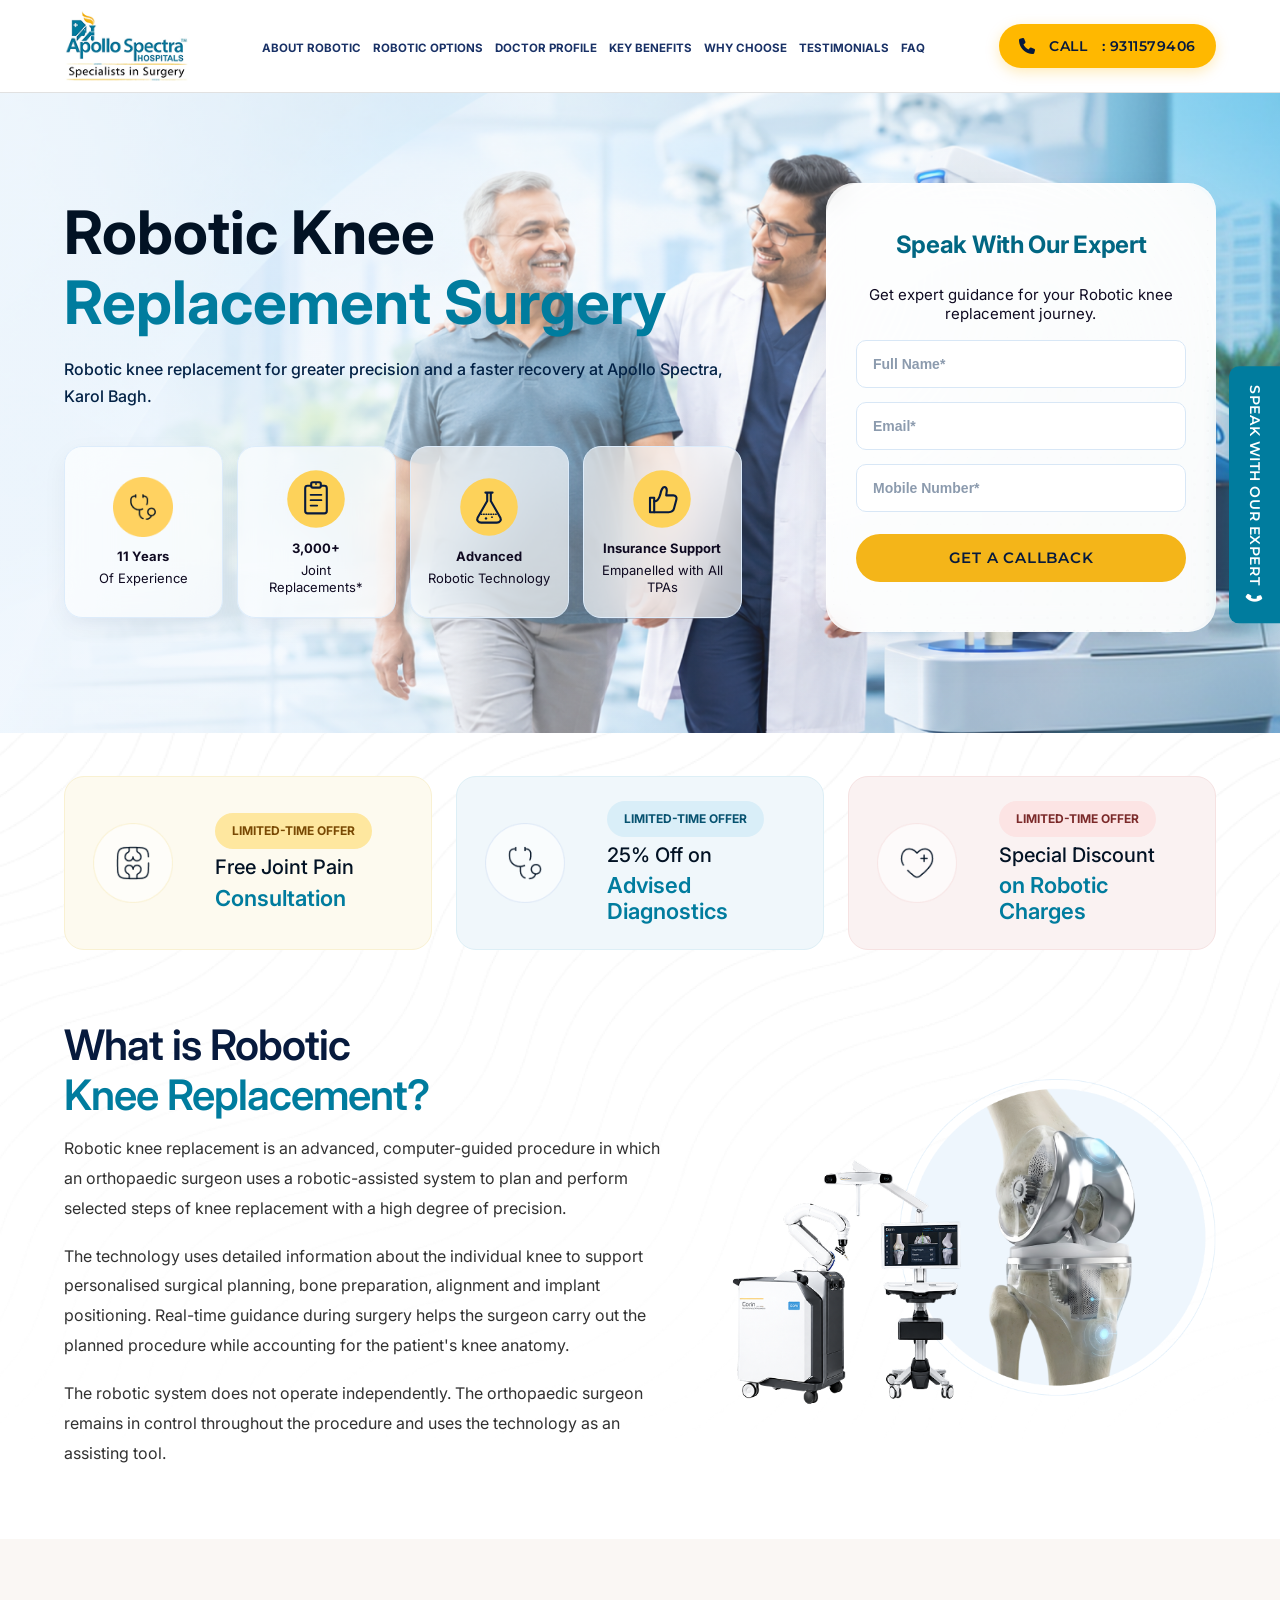
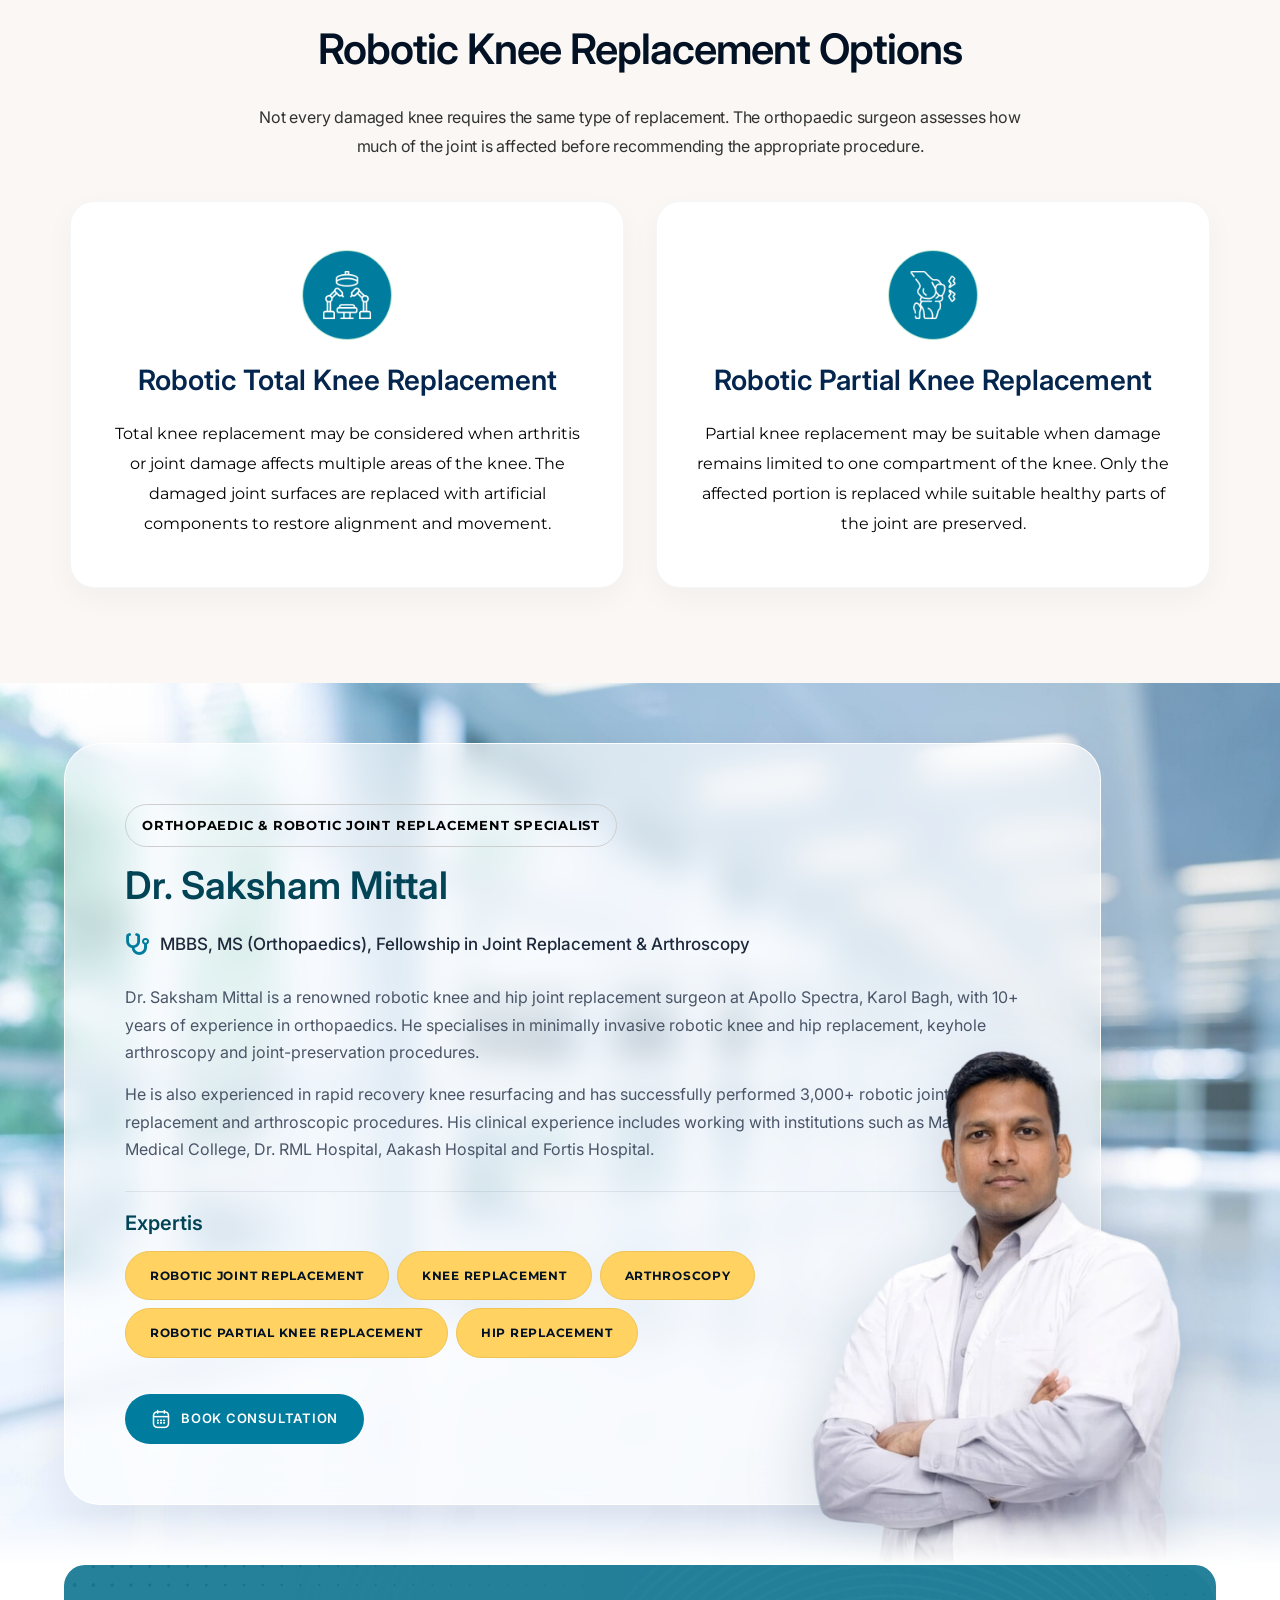
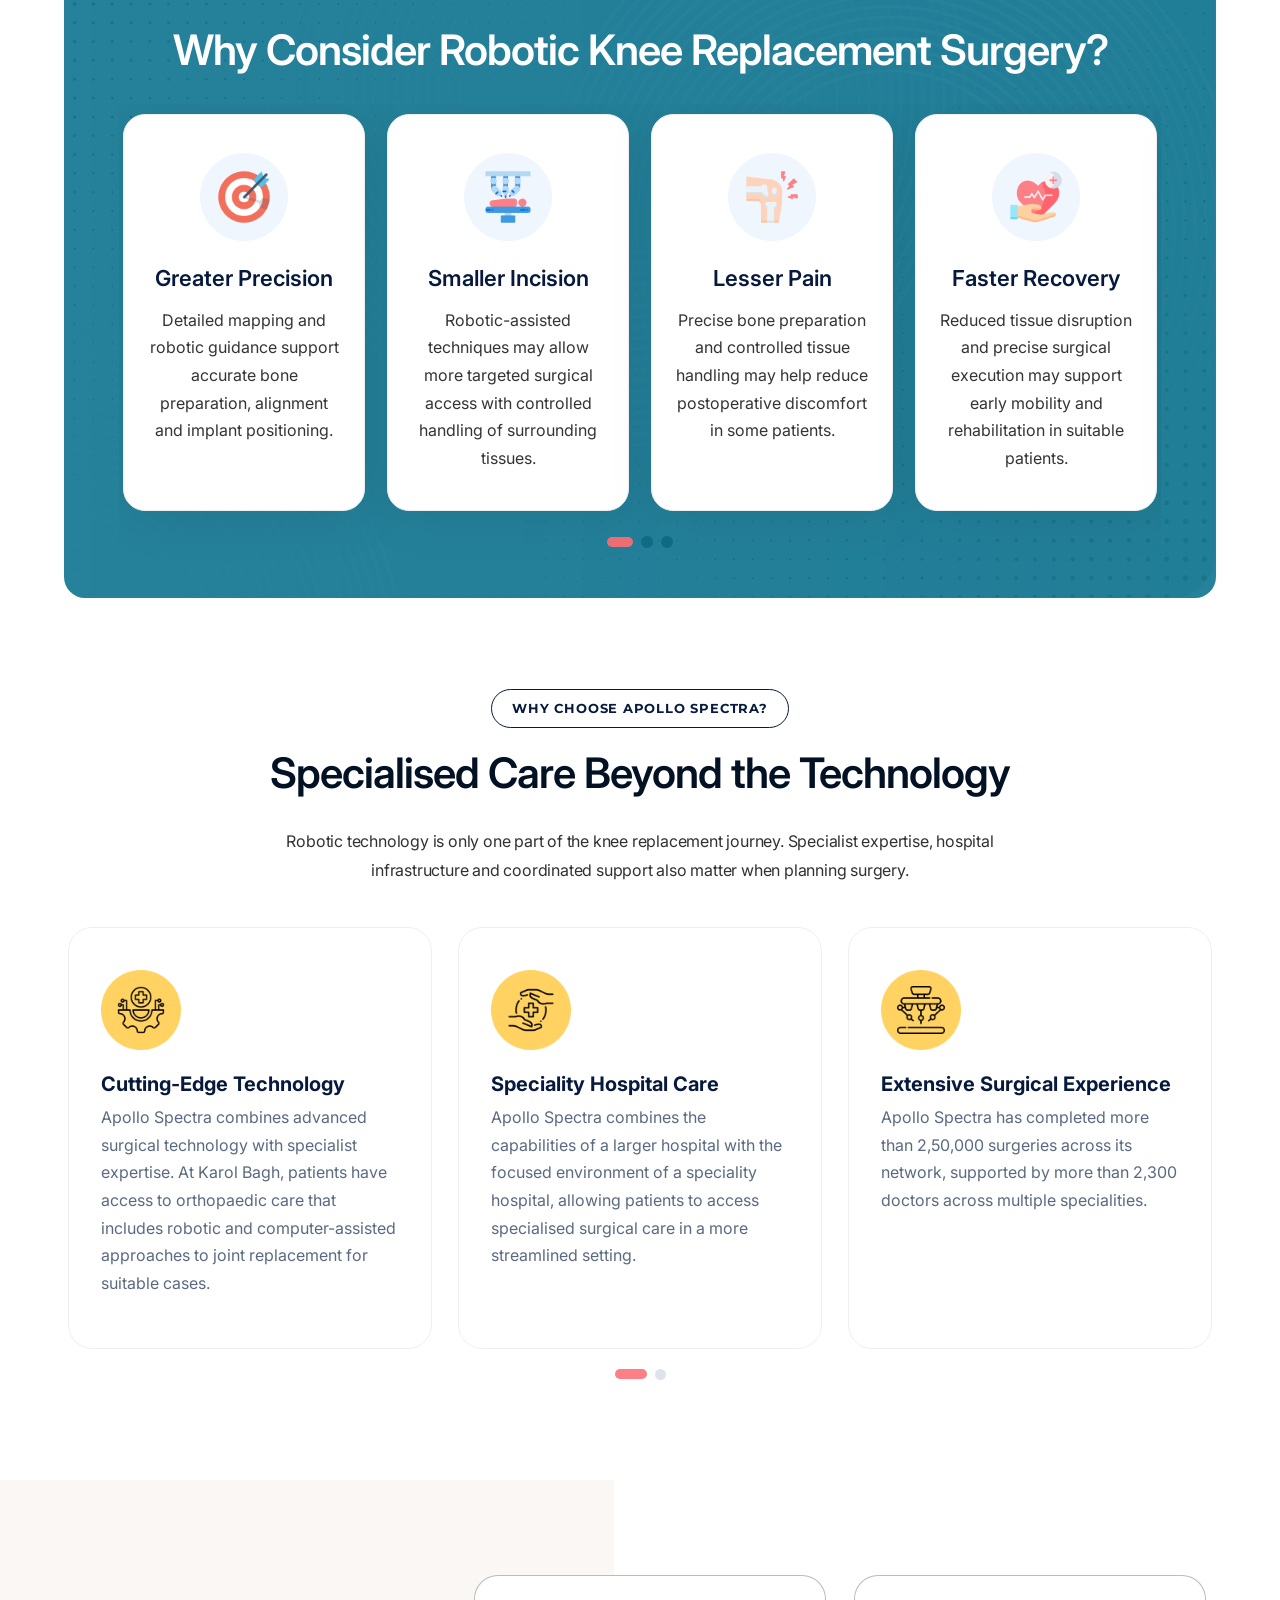
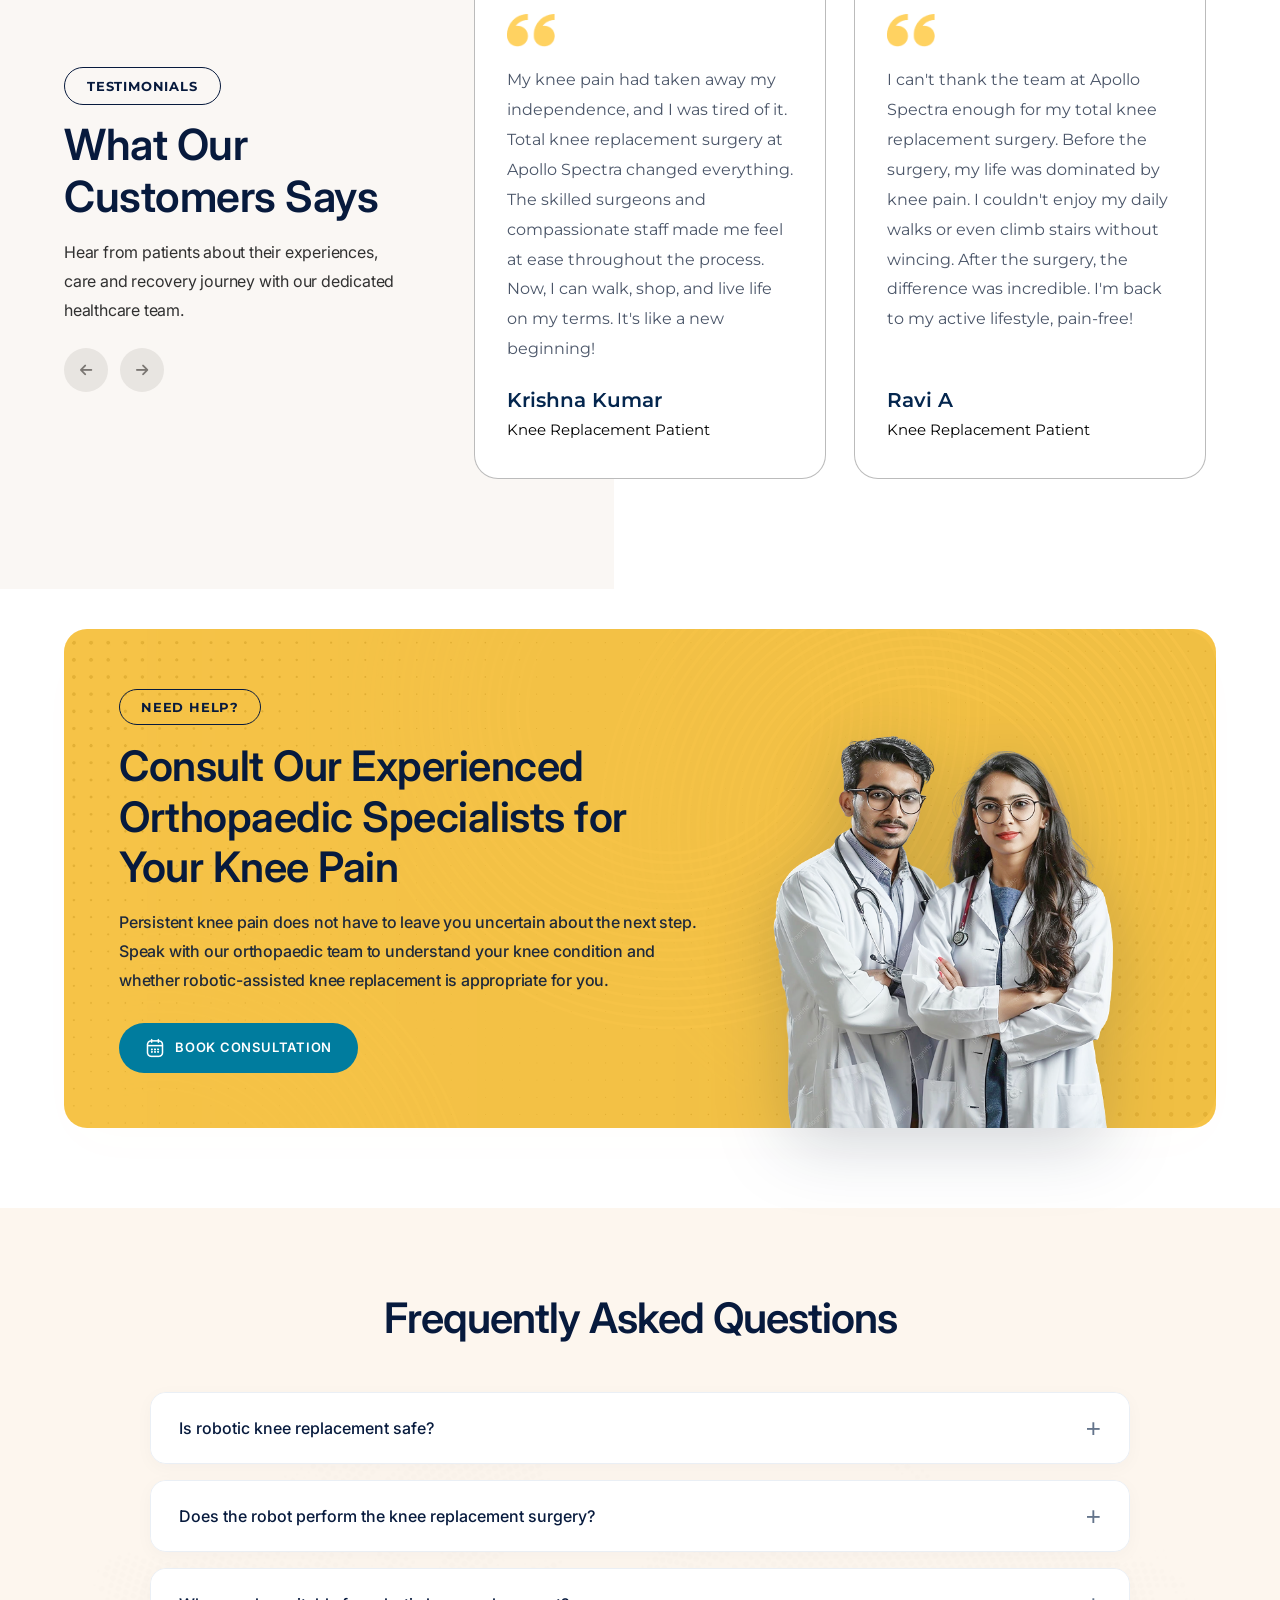
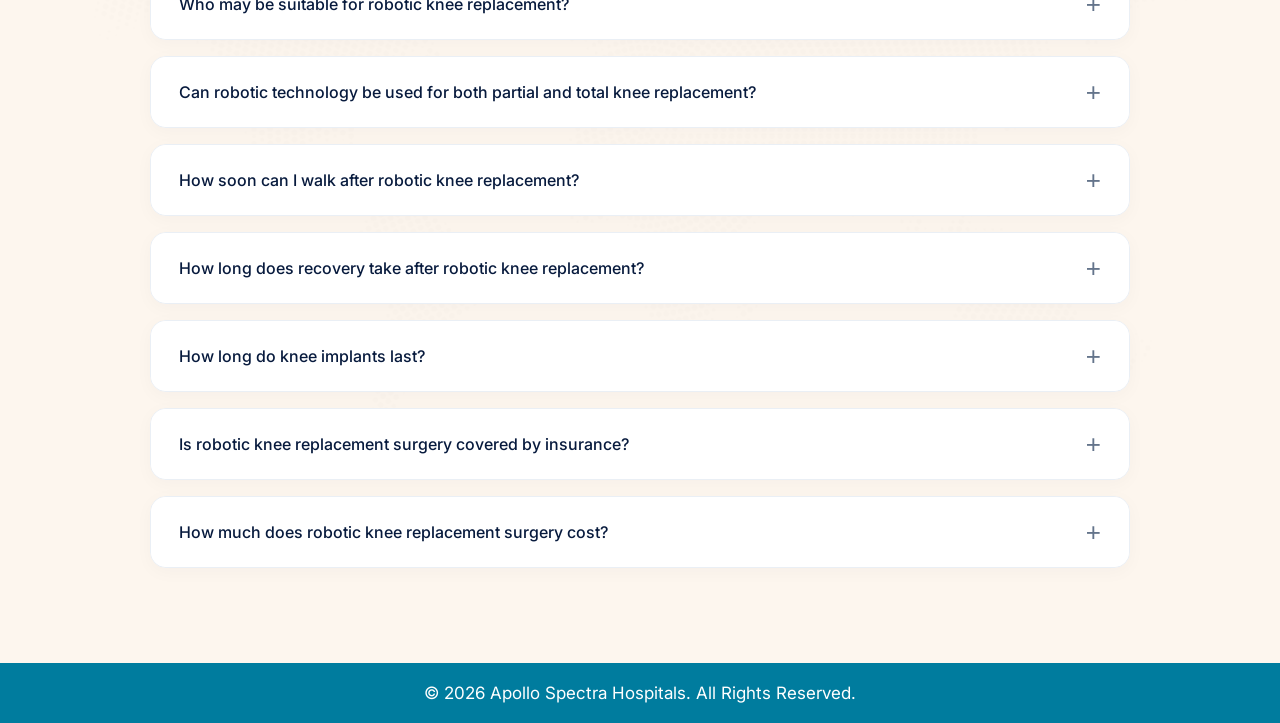
<file: index.html>
<!DOCTYPE html>
<html lang="en">

<head>
    <meta charset="UTF-8">
    <meta name="viewport" content="width=device-width, initial-scale=1.0">
    <title>Apollo Spectra Header</title>
    <link rel="stylesheet" href="https://cdnjs.cloudflare.com/ajax/libs/font-awesome/6.5.1/css/all.min.css">
    <link rel="stylesheet" href="https://cdn.jsdelivr.net/npm/swiper@11/swiper-bundle.min.css">
    <link rel="stylesheet" href="assets/css/style.css">
    <link rel="preconnect" href="https://fonts.googleapis.com">
    <link rel="preconnect" href="https://fonts.gstatic.com" crossorigin>
    <link
        href="https://fonts.googleapis.com/css2?family=Inter:wght@300;400;500;600;700;800&family=Montserrat:wght@400;500;600;700;800;900&display=swap"
        rel="stylesheet">
</head>

<body>

    <!-- ================= HEADER / NAVIGATION SECTION ================= -->
    <header class="site-header">
        <div class="apollo-spectra-menu-overlay" aria-hidden="true"></div>
        <div class="srcn-container">
            <div class="apollo-spectra-header-wapper">
                <div class="apollo-spectra-header-row">
                    <div class="apollo-spectra-header-column-left">
                        <div class="apollo-spectra-header-logo">
                            <a href="#"><img src="assets/images/apollo-spectra-logo.png" alt="Apollo Spectra Logo"></a>
                        </div>
                    </div>

                    <div class="apollo-spectra-header-column-center">
                        <div class="apollo-spectra-drawer-header">
                            <div class="apollo-spectra-drawer-logo">
                                <a href="#"><img src="assets/images/apollo-spectra-logo.png" alt="Apollo Spectra Logo"></a>
                            </div>
                            <button class="apollo-spectra-drawer-close" type="button" aria-label="Close navigation">
                                <i class="fa-solid fa-xmark"></i>
                            </button>
                        </div>
                        <div class="apollo-spectra-header-wrapper-menu" id="primary-navigation">
                            <ul class="apollo-spectra-header-wrapper-menu-list">
                                <li class="apollo-spectra-header-wrapper-menu-item"><a href="#about-robotic"
                                        class="apollo-spectra-header-wrapper-menu-link">About Robotic</a></li>
                                <li class="apollo-spectra-header-wrapper-menu-item"><a href="#knee-options"
                                        class="apollo-spectra-header-wrapper-menu-link">Robotic Options</a></li>
                                <li class="apollo-spectra-header-wrapper-menu-item"><a href="#doctor-profile"
                                        class="apollo-spectra-header-wrapper-menu-link">Doctor Profile</a></li>
                                <li class="apollo-spectra-header-wrapper-menu-item"><a href="#key-benefits"
                                        class="apollo-spectra-header-wrapper-menu-link">Key Benefits</a></li>
                                <li class="apollo-spectra-header-wrapper-menu-item"><a href="#why-choose"
                                        class="apollo-spectra-header-wrapper-menu-link">Why Choose</a></li>
                                <li
                                    class="apollo-spectra-header-wrapper-menu-item  apollo-spectra-header-wrapper-subemenu">
                                    <a href="#testimonials" class="apollo-spectra-header-wrapper-menu-link">TESTIMONIALS</a>
                                </li>
                                <li class="apollo-spectra-header-wrapper-menu-item"><a href="#faq"
                                        class="apollo-spectra-header-wrapper-menu-link">FAQ</a></li>
                            </ul>
                        </div>
                        <div class="apollo-spectra-drawer-footer">
                            <a href="tel:9311579406" class="apollo-spectra-drawer-contact-link"><i
                                    class="fa-solid fa-phone"></i> CALL : 9311579406</a>
                        </div>
                    </div>
                    <div class="apollo-spectra-header-column-right">
                        <div class="apollo-spectra-header-wrapper-button">
                            <div class="apollo-spectra-header-menu-toggle">
                                <button class="apollo-spectra-header-hamburger" type="button"
                                    aria-label="Open navigation" aria-expanded="false">
                                    <span class="bar"></span>
                                    <span class="bar"></span>
                                    <span class="bar"></span>
                                </button>
                            </div>

                            <div class="apollo-spectra-header-contact">
                                <a href="tel:9311579406" class="apollo-spectra-header-contact-link"><i
                                        class="fa-solid fa-phone"></i> CALL<span class="apollo-spectra-header-contact-number"> : 9311579406</span></a>
                            </div>
                        </div>
                    </div>
                </div>
            </div>
        </div>
    </header>
    <!-- ================= END HEADER / NAVIGATION SECTION ================= -->

    <!-- ================= HERO SECTION ================= -->
    <section class="hero-section-area">
        <div class="srcn-container">
            <div class="hero-section-wrapper">
                <div class="hero-section-wrapper-gird">
                    <div class="hero-section-column-left">
                        <div class="hero-content">
                            <div class="hero-content-box">
                                <h1 class="hero-subtitle">Robotic Knee
                                    <span class="hero-title">Replacement Surgery</span>
                                </h1>
                                <p class="hero-description">
                                    Robotic knee replacement for greater precision and a faster recovery at Apollo
                                    Spectra, Karol Bagh.
                                </p>
                            </div>
                            <div class="feature-wrapper-box">
                                <div class="feature-wrapper-gird">
                                    <div class="feature-card">
                                        <div class="feature-card-box">
                                            <div class="feature-icon">
                                                <img src="assets/images/experience-icon-img.png" alt="11 Years Experience Icon">
                                            </div>
                                            <div class="feature-content">
                                                <h3 class="feature-title">
                                                    11 Years
                                                </h3>
                                                <p class="feature-text">
                                                    Of Experience
                                                </p>
                                            </div>
                                        </div>
                                    </div>
                                    <div class="feature-card">
                                        <div class="feature-card-box">
                                            <div class="feature-icon">
                                                <img src="assets/images/joint-replacements-icon-img.svg" alt="3,000+ Joint Replacements Icon">
                                            </div>
                                            <div class="feature-content">
                                                <h3 class="feature-title">
                                                    3,000+
                                                </h3>
                                                <p class="feature-text">
                                                    Joint Replacements*
                                                </p>
                                            </div>
                                        </div>
                                    </div>
                                    <div class="feature-card">
                                        <div class="feature-card-box">
                                            <div class="feature-icon">
                                                <img src="assets/images/robotic-tech-icon-img.svg" alt="Advanced Robotic Technology Icon">
                                            </div>
                                            <div class="feature-content">
                                                <h3 class="feature-title">
                                                    Advanced
                                                </h3>
                                                <p class="feature-text">
                                                    Robotic Technology
                                                </p>
                                            </div>
                                        </div>
                                    </div>
                                    <div class="feature-card">
                                        <div class="feature-card-box">
                                            <div class="feature-icon">
                                                <img src="assets/images/insurance-support-icon-img.svg" alt="Insurance Support Icon">
                                            </div>
                                            <div class="feature-content">
                                                <h3 class="feature-title">
                                                    Insurance Support
                                                </h3>
                                                <p class="feature-text">
                                                    Empanelled with All TPAs
                                                </p>
                                            </div>
                                        </div>
                                    </div>
                                </div>
                            </div>
                        </div>
                    </div>
                    <div class="hero-section-column-right">
                        <div class="hero-section-column-from-area">
                            <form class="hero-section-column-form" action="thankyou.html" method="get" id="heroForm">
                                <div class="hero-section-column-form-content">
                                    <h3 class="hero-section-column-form-title">Speak With Our Expert</h3>
                                    <p class="hero-section-column-form-text">Get expert guidance for your Robotic knee
                                        replacement journey.</p>
                                </div>
                                <div class="hero-section--form-box">
                                    <div class="form-group">
                                        <input type="text" name="name" placeholder="Full Name*" required>
                                    </div>
                                    <div class="form-group">
                                        <input type="email" name="email" placeholder="Email*" required>
                                    </div>
                                    <div class="form-group">
                                        <input type="tel" name="phone" placeholder="Mobile Number*" required>
                                    </div>

                                    <button type="submit" class="hero-section-column-form-btn">GET A CALLBACK</button>
                                </div>
                            </form>
                        </div>
                    </div>
                </div>
            </div>
        </div>
        <a href="tel:8652199199" class="side-advisor-btn" aria-label="Speak With Our Expert">
            <span class="item1">SPEAK WITH OUR EXPERT</span>
            <span class="item2"><i class="fa-solid fa-phone"></i></span>
        </a>
    </section>
    <!-- ================= END HERO SECTION ================= -->

    <!-- ================= DIAGNOSTIC OFFERS & ROBOTIC KNEE SECTION ================= -->
    <section class="diagnostic-offer-section about-stats-section">
        <div class="srcn-container">
            <div class="diagnostic-offer-area">
                <div class="swiper diagnostic-offer-swiper">
                    <div class="swiper-wrapper diagnostic-offer-grid">
                        <div class="swiper-slide diagnostic-offer-column diagnostic-offer-box-1">
                            <div class="diagnostic-icon">
                                <img src="assets/images/joint-pain-icon-img.png" alt="Joint Pain Consultation Icon">
                            </div>
                            <div class="diagnostic-offer-content">
                                <div class="diagnostic-offer-btn-box">
                                    <span class="diagnostic-offer-btn">Limited-Time Offer</span>
                                </div>
                                <p class="diagnostic-offer-text">Free Joint Pain</p>
                                <h4 class="diagnostic-offer-heading">Consultation</h4>
                            </div>
                        </div>
                        <div class="swiper-slide diagnostic-offer-column diagnostic-offer-box-2">
                            <div class="diagnostic-icon">
                                <img src="assets/images/advised-icon-img.png" alt="Advised Diagnostics Icon">
                            </div>
                            <div class="diagnostic-offer-content">
                                <div class="diagnostic-offer-btn-box">
                                    <span class="diagnostic-offer-btn">Limited-Time Offer</span>
                                </div>
                                <p class="diagnostic-offer-text">25% Off on</p>
                                <h4 class="diagnostic-offer-heading">Advised Diagnostics</h4>
                            </div>
                        </div>
                        <div class="swiper-slide diagnostic-offer-column diagnostic-offer-box-3">
                            <div class="diagnostic-icon">
                                <img src="assets/images/special-discount-icon-img.png" alt="Special Discount Icon">
                            </div>
                            <div class="diagnostic-offer-content">
                                <div class="diagnostic-offer-btn-box">
                                    <span class="diagnostic-offer-btn">Limited-Time Offer</span>
                                </div>
                                <p class="diagnostic-offer-text">Special Discount</p>
                                <h4 class="diagnostic-offer-heading">on Robotic Charges</h4>
                            </div>
                        </div>
                    </div>
                    <div class="swiper-pagination diagnostic-offer-pagination"></div>
                </div>
            </div>

            <div class="robotic-knee-area" id="about-robotic">
                <div class="robotic-knee-wrapper">
                    <div class="robotic-knee-gird">
                        <div class="robotic-knee-column-lift robotic-knee-box">
                            <div class="robotic-knee-content-box">
                                <div class="robotic-knee-content">
                                    <h2 class="robotic-knee-heading why-consider-title">
                                        What is Robotic<br>
                                        <span>Knee Replacement?</span>
                                    </h2>
                                    <p class="robotic-knee-text">
                                        Robotic knee replacement is an advanced, computer-guided procedure
                                        in which an orthopaedic surgeon uses a robotic-assisted system to
                                        plan and perform selected steps of knee replacement with a high
                                        degree of precision.
                                    </p>
                                    <p class="robotic-knee-text">
                                        The technology uses detailed information about the individual knee
                                        to support personalised surgical planning, bone preparation,
                                        alignment and implant positioning. Real-time guidance during surgery
                                        helps the surgeon carry out the planned procedure while accounting
                                        for the patient's knee anatomy.
                                    </p>
                                    <p class="robotic-knee-text">
                                        The robotic system does not operate independently. The orthopaedic
                                        surgeon remains in control throughout the procedure and uses the
                                        technology as an assisting tool.
                                    </p>
                                </div>
                            </div>
                        </div>
                        <div class="robotic-knee-column-right">
                            <div class="robotic-knee-image-box">
                                <img src="assets/images/robotic-knee-replacement.png"
                                    alt="Robotic Knee Replacement Machine and Implant">
                            </div>
                        </div>
                    </div>
                </div>
            </div>
        </div>
    </section>
    <!-- ================= END DIAGNOSTIC OFFERS & ROBOTIC KNEE SECTION ================= -->

    <!-- ================= ROBOTIC KNEE REPLACEMENT OPTIONS SECTION ================= -->
    <section class="knee-options-section-area" id="knee-options">
        <div class="srcn-container">
            <div class="knee-options-wrapper">
                <div class="knee-options-conter-box">
                    <h2 class="knee-options-title why-consider-title">
                        Robotic Knee Replacement Options
                    </h2>
                    <p class="knee-options-subtitle care-description">
                        Not every damaged knee requires the same type of replacement.
                        The orthopaedic surgeon assesses how much of the joint is affected
                        before recommending the appropriate procedure.
                    </p>
                </div>
                <div class="knee-options-grid">
                    <article class="knee-option-card">
                        <div class="knee-option-card-box">
                            <div class="knee-option-image">
                                <img src="assets/images/robotic-icon-img.png" alt="Robotic Total Knee Replacement">
                            </div>
                            <div class="knee-option-content">
                                <h3 class="knee-options-item-title">Robotic Total Knee Replacement</h3>
                                <p class="knee-options-item-description">Total knee replacement may be considered when
                                    arthritis or joint damage affects multiple areas of the knee. The damaged joint
                                    surfaces are replaced with artificial components to restore alignment and movement.
                                </p>
                            </div>
                        </div>
                    </article>
                    <article class="knee-option-card">
                        <div class="knee-option-card-box">
                            <div class="knee-option-image">
                                <img src="assets/images/robotic-partial-icon-img.png"
                                    alt="Robotic Partial Knee Replacement">
                            </div>
                            <div class="knee-option-content">
                                <h3 class="knee-options-item-title">Robotic Partial Knee Replacement</h3>
                                <p class="knee-options-item-description">Partial knee replacement may be suitable when
                                    damage remains limited to one compartment of the knee. Only the affected portion is
                                    replaced while suitable healthy parts of the joint are preserved.</p>
                            </div>
                        </div>
                    </article>
                </div>
            </div>
        </div>
    </section>
    <!-- ================= END ROBOTIC KNEE REPLACEMENT OPTIONS SECTION ================= -->

    <!-- ================= DOCTOR PROFILE SECTION ================= -->
    <section class="doctor-profile-section" id="doctor-profile">
        <div class="srcn-container">
            <div class="doctor-profile-wrapper">
                <div class="doctor-profile-card">
                    <div class="doctor-profile-content">
                        <div class="doctor-badge-box">
                            <span class="doctor-badge">ORTHOPAEDIC &amp; ROBOTIC JOINT REPLACEMENT SPECIALIST</span>
                        </div>
                        <h2 class="doctor-name">Dr. Saksham Mittal</h2>
                        <div class="doctor-qualification">
                            <i class="fa-solid fa-stethoscope"></i>
                            <span>MBBS, MS (Orthopaedics), Fellowship in Joint Replacement &amp; Arthroscopy</span>
                        </div>
                        <div class="doctor-bio">
                            <p>
                                Dr. Saksham Mittal is a renowned robotic knee and hip joint replacement surgeon at Apollo
                                Spectra, Karol Bagh, with 10+ years of experience in orthopaedics. He specialises in
                                minimally invasive robotic knee and hip replacement, keyhole arthroscopy and joint-preservation
                                procedures.
                            </p>
                            <p>
                                He is also experienced in rapid recovery knee resurfacing and has successfully performed
                                3,000+ robotic joint replacement and arthroscopic procedures. His clinical experience
                                includes working with institutions such as Madras Medical College, Dr. RML Hospital,
                                Aakash Hospital and Fortis Hospital.
                            </p>
                        </div>
                        <div class="doctor-expertise-area">
                            <h4 class="doctor-expertise-title">Expertis</h4>
                            <div class="doctor-expertise-tags">
                                <span class="expertise-tag">ROBOTIC JOINT REPLACEMENT</span>
                                <span class="expertise-tag">KNEE REPLACEMENT</span>
                                <span class="expertise-tag">ARTHROSCOPY</span>
                                <span class="expertise-tag">ROBOTIC PARTIAL KNEE REPLACEMENT</span>
                                <span class="expertise-tag">HIP REPLACEMENT</span>
                            </div>
                        </div>
                        <div class="doctor-btn-box">
                            <a href="#heroForm" class="doctor-consult-btn">
                               <img src="assets/images/calendar-icon-img.png" alt="Book Consultation Icon">
                                <span>BOOK CONSULTATION</span>
                            </a>
                        </div>
                    </div>
                </div>
                <div class="doctor-profile-image-wrap">
                    <img src="assets/images/dr-saksham-mittal.png" alt="Dr. Saksham Mittal - Orthopaedic Surgeon">
                </div>
            </div>
        </div>
    </section>
    <!-- ================= END DOCTOR PROFILE SECTION ================= -->

    <!-- ================= WHY CONSIDER ROBOTIC KNEE / KEY BENEFITS SECTION ================= -->
    <section class="why-consider-section" id="key-benefits">
        <div class="srcn-container">
            <div class="why-consider-wrapper">
                <h2 class="why-consider-title why-consider-title">Why Consider Robotic Knee Replacement Surgery?</h2>
                <div class="swiper why-consider-swiper">
                    <div class="swiper-wrapper">
                        <div class="swiper-slide">
                            <div class="why-consider-card">
                                <div class="why-consider-icon">
                                    <img src="assets/images/greater-precision-icon-img.png" alt="Greater Precision Icon">
                                </div>
                                <h3 class="why-consider-card-title">Greater Precision</h3>
                                <p class="why-consider-card-text">
                                    Detailed mapping and robotic guidance support accurate bone preparation, alignment and implant positioning.
                                </p>
                            </div>
                        </div>

                        <div class="swiper-slide">
                            <div class="why-consider-card">
                                <div class="why-consider-icon">
                                    <img src="assets/images/smaller-incision-icon-img.png" alt="Smaller Incision Icon">
                                </div>
                                <h3 class="why-consider-card-title">Smaller Incision</h3>
                                <p class="why-consider-card-text">
                                    Robotic-assisted techniques may allow more targeted surgical access with controlled handling of surrounding tissues.
                                </p>
                            </div>
                        </div>

                        <div class="swiper-slide">
                            <div class="why-consider-card">
                                <div class="why-consider-icon">
                                    <img src="assets/images/lesser-pain-icon-img.png" alt="Lesser Pain Icon">
                                </div>
                                <h3 class="why-consider-card-title">Lesser Pain</h3>
                                <p class="why-consider-card-text">
                                    Precise bone preparation and controlled tissue handling may help reduce postoperative discomfort in some patients.
                                </p>
                            </div>
                        </div>

                        <div class="swiper-slide">
                            <div class="why-consider-card">
                                <div class="why-consider-icon">
                                    <img src="assets/images/faster-pecovery-icon-img.png" alt="Faster Recovery Icon">
                                </div>
                                <h3 class="why-consider-card-title">Faster Recovery</h3>
                                <p class="why-consider-card-text">
                                    Reduced tissue disruption and precise surgical execution may support early mobility and rehabilitation in suitable patients.
                                </p>
                            </div>
                        </div>
                        <div class="swiper-slide">
                            <div class="why-consider-card">
                                <div class="why-consider-icon">
                                    <img src="assets/images/minimal-scarring-icon-img.png" alt="Minimal Scarring Icon">
                                </div>
                                <h3 class="why-consider-card-title">Minimal Scarring</h3>
                                <p class="why-consider-card-text">
                                   A controlled surgical approach may help limit the extent of the surgical wound where clinically appropriate.
                                </p>
                            </div>
                        </div>
                        <div class="swiper-slide">
                            <div class="why-consider-card">
                                <div class="why-consider-icon">
                                    <img src="assets/images/shorter-hospital-stay-icon-img.png" alt="Shorter Hospital Stay Icon">
                                </div>
                                <h3 class="why-consider-card-title">Shorter Hospital Stay</h3>
                                <p class="why-consider-card-text">
                                  Some patients may be ready for discharge sooner once pain is controlled and they can move safely.
                                </p>
                            </div>
                        </div>
                    </div>

                    <div class="swiper-pagination why-consider-pagination"></div>
                </div>
            </div>
        </div>
    </section>
    <!-- ================= END WHY CONSIDER ROBOTIC KNEE / KEY BENEFITS SECTION ================= -->

    <!-- ================= SPECIALISED CARE / WHY CHOOSE APOLLO SPECTRA SECTION ================= -->
    <section class="specialised-care-section" id="why-choose">
        <div class="srcn-container">
            <div class="specialised-care-wrapper">
                <div class="specialised-care-content">
                    <div class="care-label">
                        WHY CHOOSE APOLLO SPECTRA?
                    </div>

                    <h2 class="care-heading why-consider-title">
                        Specialised Care Beyond the Technology
                    </h2>
                    <p class="care-description">
                        Robotic technology is only one part of the knee replacement journey.
                        Specialist expertise, hospital infrastructure and coordinated support
                        also matter when planning surgery.
                    </p>
                </div>
                <div class="specialised-care-card-slider-area">
                    <div class="swiper specialised-care-swiper">
                        <div class="swiper-wrapper">
                            <div class="swiper-slide">
                                <div class="specialised-care-card-box">
                                    <div class="specialised-care-card-image">
                                        <img src="assets/images/cutting-edge-technology-icon-img.png"
                                            alt="Cutting-Edge Technology">
                                    </div>
                                    <div class="specialised-care-card-content">
                                        <h3 class="care-card-title">
                                            Cutting-Edge Technology
                                        </h3>
                                        <p class="care-card-text">
                                            Apollo Spectra combines advanced surgical technology with specialist expertise. At
                                            Karol Bagh, patients have access to orthopaedic care that includes robotic and
                                            computer-assisted approaches to joint replacement for suitable cases.
                                        </p>
                                    </div>
                                </div>
                            </div>
                            <div class="swiper-slide">
                                <div class="specialised-care-card-box">
                                    <div class="specialised-care-card-image">
                                        <img src="assets/images/hospital-care-icon-img.png" alt="Speciality Hospital Care">
                                    </div>
                                    <div class="specialised-care-card-content">
                                        <h3 class="care-card-title">
                                            Speciality Hospital Care
                                        </h3>
                                        <p class="care-card-text">
                                            Apollo Spectra combines the capabilities of a larger hospital with the focused
                                            environment of a speciality hospital, allowing patients to access specialised
                                            surgical care in a more streamlined setting.
                                        </p>
                                    </div>
                                </div>
                            </div>
                            <div class="swiper-slide">
                                <div class="specialised-care-card-box">
                                    <div class="specialised-care-card-image">
                                        <img src="assets/images/surgical-experience-icon-img.png"
                                            alt="Extensive Surgical Experience">
                                    </div>
                                    <div class="specialised-care-card-content">
                                        <h3 class="care-card-title">
                                            Extensive Surgical Experience
                                        </h3>
                                        <p class="care-card-text">
                                            Apollo Spectra has completed more than 2,50,000 surgeries across its network,
                                            supported by more than 2,300 doctors across multiple specialities.
                                        </p>
                                    </div>
                                </div>
                            </div>
                            <div class="swiper-slide">
                                <div class="specialised-care-card-box">
                                    <div class="specialised-care-card-image">
                                        <img src="assets/images/personalised-support-icon-img.png"
                                            alt="Personalised Support">
                                    </div>
                                    <div class="specialised-care-card-content">
                                        <h3 class="care-card-title">
                                            Personalised Support
                                        </h3>
                                        <p class="care-card-text">
                                            Apollo Spectra focuses on personalised care and complete assistance throughout the hospital journey, including admission and discharge support.
                                        </p>
                                    </div>
                                </div>
                            </div>
                        </div>

                        <div class="swiper-pagination specialised-care-pagination"></div>
                    </div>
                </div>
            </div>
        </div>
    </section>
    <!-- ================= END SPECIALISED CARE / WHY CHOOSE APOLLO SPECTRA SECTION ================= -->

    <!-- ================= TESTIMONIALS SECTION ================= -->
    <section class="testimonials-section" id="testimonials">
        <div class="srcn-container">
            <div class="testimonials-wrapper">
                <div class="testimonials-header-col">
                    <div class="testimonials-badge-box">
                        <span class="testimonials-badge">TESTIMONIALS</span>
                    </div>
                    <h2 class="testimonials-title why-consider-title">What Our<br>Customers Says</h2>
                    <p class="testimonials-subtitle ">
                        Hear from patients about their experiences, care and recovery journey with our dedicated healthcare team.
                    </p>
                    <div class="testimonials-nav-arrows">
                        <button type="button" class="testimonial-arrow testimonial-arrow-prev" aria-label="Previous testimonial">
                            <i class="fa-solid fa-arrow-left"></i>
                        </button>
                        <button type="button" class="testimonial-arrow testimonial-arrow-next" aria-label="Next testimonial">
                            <i class="fa-solid fa-arrow-right"></i>
                        </button>
                    </div>
                </div>

                <div class="testimonials-slider-col">
                    <div class="swiper testimonials-swiper">
                        <div class="swiper-wrapper">
                            <div class="swiper-slide">
                                <div class="testimonial-card">
                                    <div class="testimonial-quote">
                                        <img src="assets/images/testimonials-icon-img.png" alt="Quote Icon">
                                    </div>
                                    <p class="testimonial-text">
                                        My knee pain had taken away my independence, and I was tired of it. Total knee replacement surgery at Apollo Spectra changed everything. The skilled surgeons and compassionate staff made me feel at ease throughout the process. Now, I can walk, shop, and live life on my terms. It's like a new beginning!
                                    </p>
                                    <div class="testimonial-author">
                                        <h4 class="author-name">Krishna Kumar</h4>
                                        <span class="author-role">Knee Replacement Patient</span>
                                    </div>
                                </div>
                            </div>

                            <div class="swiper-slide">
                                <div class="testimonial-card">
                                    <div class="testimonial-quote">
                                        <img src="assets/images/testimonials-icon-img.png" alt="Quote Icon">
                                    </div>
                                    <p class="testimonial-text">
                                        I can't thank the team at Apollo Spectra enough for my total knee replacement surgery. Before the surgery, my life was dominated by knee pain. I couldn't enjoy my daily walks or even climb stairs without wincing. After the surgery, the difference was incredible. I'm back to my active lifestyle, pain-free!
                                    </p>
                                    <div class="testimonial-author">
                                        <h4 class="author-name">Ravi A</h4>
                                        <span class="author-role">Knee Replacement Patient</span>
                                    </div>
                                </div>
                            </div>

                            <div class="swiper-slide">
                                <div class="testimonial-card">
                                    <div class="testimonial-quote">
                                        <img src="assets/images/testimonials-icon-img.png" alt="Quote Icon">
                                    </div>
                                    <p class="testimonial-text">
                                        Undergoing robotic knee replacement at Apollo Spectra was the best decision. Within weeks, my mobility returned and I was walking comfortably without discomfort. The precision care and doctor's guidance were outstanding throughout.
                                    </p>
                                    <div class="testimonial-author">
                                        <h4 class="author-name">Sunita Sharma</h4>
                                        <span class="author-role">Knee Replacement Patient</span>
                                    </div>
                                </div>
                            </div>

                            <div class="swiper-slide">
                                <div class="testimonial-card">
                                    <div class="testimonial-quote">
                                        <img src="assets/images/testimonials-icon-img.png" alt="Quote Icon">
                                    </div>
                                    <p class="testimonial-text">
                                        From the initial consultation to postoperative rehabilitation, Apollo Spectra provided world-class orthopaedic care. The minimally invasive robotic approach ensured negligible pain and extremely fast recovery.
                                    </p>
                                    <div class="testimonial-author">
                                        <h4 class="author-name">Rajesh Verma</h4>
                                        <span class="author-role">Joint Replacement Patient</span>
                                    </div>
                                </div>
                            </div>
                        </div>
                        <div class="swiper-pagination testimonials-pagination"></div>
                    </div>
                </div>
            </div>
        </div>
    </section>
    <!-- ================= END TESTIMONIALS SECTION ================= -->

    <!-- ================= CONSULT SPECIALISTS CTA SECTION ================= -->
    <section class="consult-cta-section" id="consult-specialists">
        <div class="srcn-container">
            <div class="consult-cta-wrapper">
                <div class="consult-cta-content">
                    <div class="consult-cta-badge-box">
                        <span class="consult-cta-badge">NEED HELP?</span>
                    </div>
                    <h2 class="consult-cta-heading why-consider-title">
                        Consult Our Experienced Orthopaedic Specialists for Your Knee Pain
                    </h2>
                    <p class="consult-cta-text">
                        Persistent knee pain does not have to leave you uncertain about the next step. Speak with our orthopaedic team to understand your knee condition and whether robotic-assisted knee replacement is appropriate for you.
                    </p>
                    <div class="consult-cta-btn-box">
                        
                         <a href="#heroForm" class="consult-cta-btn doctor-consult-btn">
                               <img src="assets/images/calendar-icon-img.png" alt="Book Consultation Icon">
                                <span>BOOK CONSULTATION</span>
                            </a>
                    </div>
                </div>

                <div class="consult-cta-image-wrap">
                    <img src="assets/images/docter-img.png" alt="Experienced Orthopaedic Specialists">
                </div>
            </div>
        </div>
    </section>
    <!-- ================= END CONSULT SPECIALISTS CTA SECTION ================= -->

    <!-- ================= FAQ SECTION ================= -->
    <section class="faq-section" id="faq">
        <div class="srcn-container">
            <h2 class="faq-section-title text-center why-consider-title">Frequently Asked Questions</h2>
            <div class="faq-container">
                <div class="faq-item">
                    <button class="faq-question" type="button" aria-expanded="false">
                        <span>Is robotic knee replacement safe?</span>
                    </button>
                    <div class="faq-answer">
                        <p>Yes, robotic-assisted knee replacement is safe and widely recognized in modern orthopaedics. The robotic system provides real-time feedback and sub-millimeter precision, enabling the surgeon to preserve healthy bone, cartilage, and soft tissues.</p>
                    </div>
                </div>

                <div class="faq-item">
                    <button class="faq-question" type="button" aria-expanded="false">
                        <span>Does the robot perform the knee replacement surgery?</span>
                    </button>
                    <div class="faq-answer">
                        <p>No, the robot does not perform surgery on its own. The entire procedure is planned and carried out by the orthopaedic surgeon. The robotic arm serves as a high-precision assistive tool to guide bone preparation and implant placement according to the surgeon's plan.</p>
                    </div>
                </div>

                <div class="faq-item">
                    <button class="faq-question" type="button" aria-expanded="false">
                        <span>Who may be suitable for robotic knee replacement?</span>
                    </button>
                    <div class="faq-answer">
                        <p>Patients suffering from advanced osteoarthritis, chronic joint damage, or cartilage degeneration who experience significant pain and limited mobility may be suitable candidates. Your surgeon will assess your condition through digital imaging and clinical evaluation.</p>
                    </div>
                </div>

                <div class="faq-item">
                    <button class="faq-question" type="button" aria-expanded="false">
                        <span>Can robotic technology be used for both partial and total knee replacement?</span>
                    </button>
                    <div class="faq-answer">
                        <p>Yes, robotic technology can be utilized for both partial (unicompartmental) and total knee replacement procedures, depending on whether joint damage is restricted to a single compartment or involves multiple areas of the knee.</p>
                    </div>
                </div>

                <div class="faq-item">
                    <button class="faq-question" type="button" aria-expanded="false">
                        <span>How soon can I walk after robotic knee replacement?</span>
                    </button>
                    <div class="faq-answer">
                        <p>With robotic-assisted surgery and modern rehabilitation protocols, many patients are encouraged to stand and walk with support within 24 to 48 hours following surgery. Early mobilization helps enhance blood flow and speed up recovery.</p>
                    </div>
                </div>

                <div class="faq-item">
                    <button class="faq-question" type="button" aria-expanded="false">
                        <span>How long does recovery take after robotic knee replacement?</span>
                    </button>
                    <div class="faq-answer">
                        <p>Most patients achieve functional recovery and return to routine daily activities within 3 to 6 weeks. Complete recovery and return to vigorous activities generally take about 3 to 6 months with structured physical therapy and guided exercise.</p>
                    </div>
                </div>

                <div class="faq-item">
                    <button class="faq-question" type="button" aria-expanded="false">
                        <span>How long do knee implants last?</span>
                    </button>
                    <div class="faq-answer">
                        <p>Modern knee replacement implants typically last 15 to 25 years or longer. The enhanced accuracy in alignment and component positioning provided by robotic assistance helps minimize uneven wear, promoting implant longevity.</p>
                    </div>
                </div>

                <div class="faq-item">
                    <button class="faq-question" type="button" aria-expanded="false">
                        <span>Is robotic knee replacement surgery covered by insurance?</span>
                    </button>
                    <div class="faq-answer">
                        <p>Yes, joint replacement surgeries, including robotic-assisted procedures, are generally eligible for coverage under standard health insurance policies. Apollo Spectra is empanelled with major TPAs and insurance providers for hassle-free cashless hospitalization.</p>
                    </div>
                </div>

                <div class="faq-item">
                    <button class="faq-question" type="button" aria-expanded="false">
                        <span>How much does robotic knee replacement surgery cost?</span>
                    </button>
                    <div class="faq-answer">
                        <p>The cost depends on factors such as single vs. bilateral surgery, partial vs. total replacement, implant category, and room type. You can connect with our team or request a callback to receive a personalized estimate tailored to your requirements.</p>
                    </div>
                </div>
            </div>
        </div>
    </section>
    <!-- ================= END FAQ SECTION ================= -->

    <!-- ================= FOOTER SECTION ================= -->
    <footer class="site-footer">
        <div class="srcn-container">
            <div class="site-footer-bottom">
                <p>&copy; 2026 Apollo Spectra Hospitals. All Rights Reserved.</p>
            </div>
        </div>
    </footer>
    <!-- ================= MOBILE STICKY CALL CTA ================= -->
    <div class="apollo-spectra-drawer-footerss">
        <a href="tel:9311579406" class="apollo-spectra-drawer-contact-links">
            <i class="fa-solid fa-phone"></i> CALL : 9311579406
        </a>
    </div>
    <!-- ================= END MOBILE STICKY CALL CTA ================= -->
    <!-- ================= JAVASCRIPT SCRIPTS ================= -->
    <script src="https://cdn.jsdelivr.net/npm/swiper@11/swiper-bundle.min.js"></script>
    <script src="assets/js/header.js"></script>
    <script src="assets/js/faq.js"></script>
    <script src="assets/js/testimonials.js"></script>
</body>

</html>
</file>
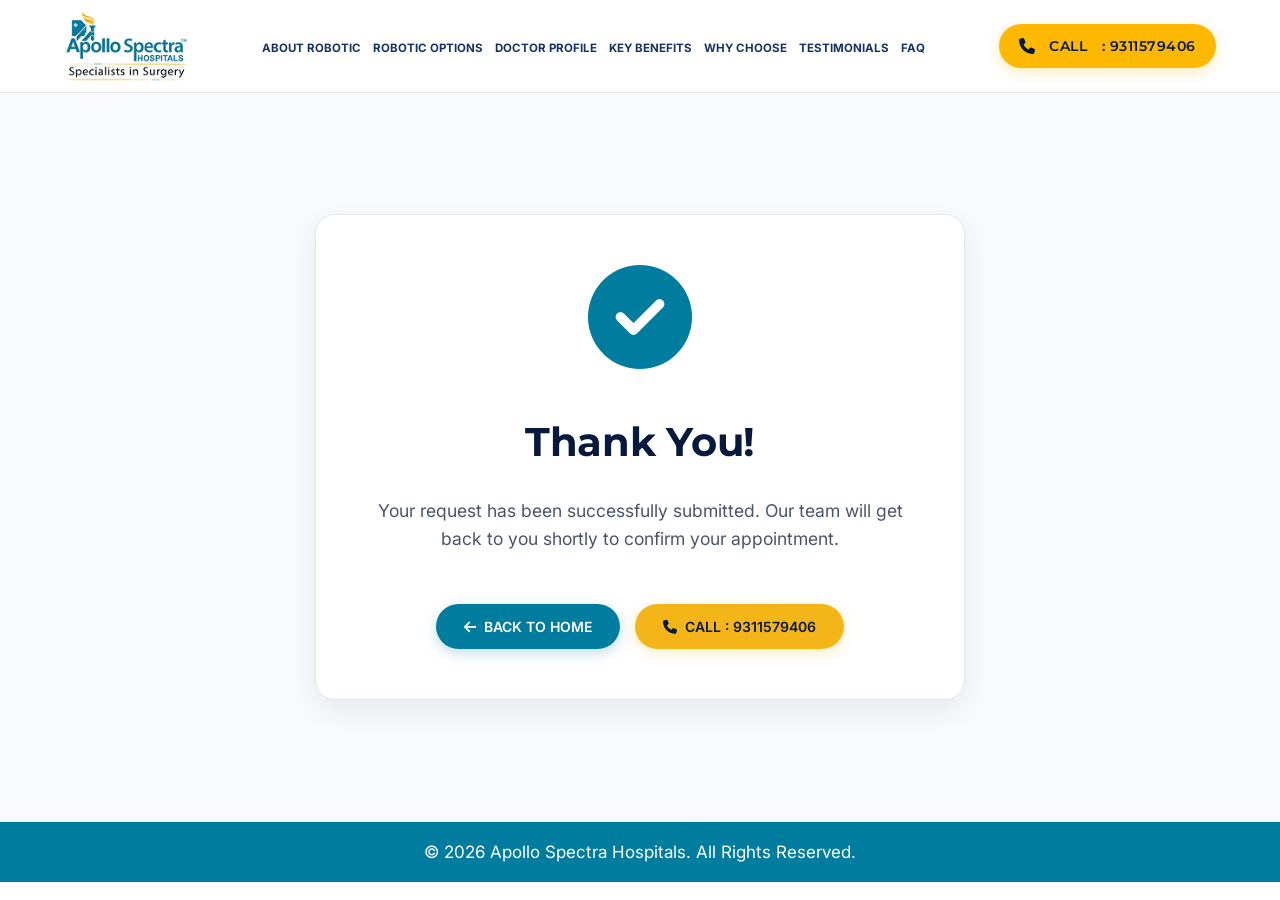
<file: thankyou.html>
<!DOCTYPE html>
<html lang="en">

<head>
    <meta charset="UTF-8">
    <meta name="viewport" content="width=device-width, initial-scale=1.0">
    <title>Thank You | Apollo Spectra</title>
    <link rel="stylesheet" href="https://cdnjs.cloudflare.com/ajax/libs/font-awesome/6.5.1/css/all.min.css">
    <link rel="stylesheet" href="assets/css/style.css">
    <link rel="preconnect" href="https://fonts.googleapis.com">
    <link rel="preconnect" href="https://fonts.gstatic.com" crossorigin>
    <link href="https://fonts.googleapis.com/css2?family=Inter:wght@300;400;500;600;700;800&family=Montserrat:wght@400;500;600;700;800;900&display=swap" rel="stylesheet">
</head>

<body>

    <!-- ================= HEADER / NAVIGATION SECTION ================= -->
    <header class="site-header">
        <div class="apollo-spectra-menu-overlay" aria-hidden="true"></div>
        <div class="srcn-container">
            <div class="apollo-spectra-header-wapper">
                <div class="apollo-spectra-header-row">
                    <div class="apollo-spectra-header-column-left">
                        <div class="apollo-spectra-header-logo">
                            <a href="index.html"><img src="assets/images/apollo-spectra-logo.png" alt="Apollo Spectra Logo"></a>
                        </div>
                    </div>

                    <div class="apollo-spectra-header-column-center">
                        <div class="apollo-spectra-drawer-header">
                            <div class="apollo-spectra-drawer-logo">
                                <a href="index.html"><img src="assets/images/apollo-spectra-logo.png" alt="Apollo Spectra Logo"></a>
                            </div>
                            <button class="apollo-spectra-drawer-close" type="button" aria-label="Close navigation">
                                <i class="fa-solid fa-xmark"></i>
                            </button>
                        </div>
                        <div class="apollo-spectra-header-wrapper-menu" id="primary-navigation">
                            <ul class="apollo-spectra-header-wrapper-menu-list">
                                <li class="apollo-spectra-header-wrapper-menu-item"><a href="index.html#about-robotic"
                                        class="apollo-spectra-header-wrapper-menu-link">About Robotic</a></li>
                                <li class="apollo-spectra-header-wrapper-menu-item"><a href="index.html#knee-options"
                                        class="apollo-spectra-header-wrapper-menu-link">Robotic Options</a></li>
                                <li class="apollo-spectra-header-wrapper-menu-item"><a href="index.html#doctor-profile"
                                        class="apollo-spectra-header-wrapper-menu-link">Doctor Profile</a></li>
                                <li class="apollo-spectra-header-wrapper-menu-item"><a href="index.html#key-benefits"
                                        class="apollo-spectra-header-wrapper-menu-link">Key Benefits</a></li>
                                <li class="apollo-spectra-header-wrapper-menu-item"><a href="index.html#why-choose"
                                        class="apollo-spectra-header-wrapper-menu-link">Why Choose</a></li>
                                <li class="apollo-spectra-header-wrapper-menu-item apollo-spectra-header-wrapper-subemenu">
                                    <a href="index.html#testimonials" class="apollo-spectra-header-wrapper-menu-link">TESTIMONIALS</a>
                                </li>
                                <li class="apollo-spectra-header-wrapper-menu-item"><a href="index.html#faq"
                                        class="apollo-spectra-header-wrapper-menu-link">FAQ</a></li>
                            </ul>
                        </div>
                        <div class="apollo-spectra-drawer-footer">
                            <a href="tel:9311579406" class="apollo-spectra-drawer-contact-link"><i
                                    class="fa-solid fa-phone"></i> CALL : 9311579406</a>
                        </div>
                    </div>
                    <div class="apollo-spectra-header-column-right">
                        <div class="apollo-spectra-header-wrapper-button">
                            <div class="apollo-spectra-header-menu-toggle">
                                <button class="apollo-spectra-header-hamburger" type="button"
                                    aria-label="Open navigation" aria-expanded="false">
                                    <span class="bar"></span>
                                    <span class="bar"></span>
                                    <span class="bar"></span>
                                </button>
                            </div>

                              <div class="apollo-spectra-header-contact">
                                <a href="tel:9311579406" class="apollo-spectra-header-contact-link"><i
                                        class="fa-solid fa-phone"></i> CALL<span class="apollo-spectra-header-contact-number"> : 9311579406</span></a>
                            </div>
                        </div>
                    </div>
                </div>
            </div>
        </div>
    </header>
    <!-- ================= END HEADER / NAVIGATION SECTION ================= -->

    <!-- ================= THANK YOU SECTION ================= -->
    <section class="thank-you-section">
        <div class="srcn-container">
            <div class="thank-you-card">
                <div class="thank-you-icon">
                    <i class="fa-solid fa-circle-check"></i>
                </div>
                <h1 class="thank-you-title">Thank You!</h1>
                <p class="thank-you-text">
                    Your request has been successfully submitted. Our team will get back to you shortly to confirm your appointment.
                </p>
                <div class="thank-you-actions">
                    <a href="index.html" class="thank-you-btn">
                        <i class="fa-solid fa-arrow-left"></i> BACK TO HOME
                    </a>
                    <a href="tel:9311579406" class="thank-you-btn-call">
                        <i class="fa-solid fa-phone"></i> CALL : 9311579406
                    </a>
                </div>
            </div>
        </div>
    </section>
    <!-- ================= END THANK YOU SECTION ================= -->

    <!-- ================= FOOTER SECTION ================= -->
    <footer class="site-footer">
        <div class="srcn-container">
            <div class="site-footer-bottom">
                <p>&copy; 2026 Apollo Spectra Hospitals. All Rights Reserved.</p>
            </div>
        </div>
    </footer>
    <!-- ================= END FOOTER SECTION ================= -->

    <!-- ================= JAVASCRIPT SCRIPTS ================= -->
    <script src="assets/js/header.js"></script>
</body>

</html>
</file>
<file: assets/css/style.css>
* {
    margin: 0px;
    padding: 0px;
    box-sizing: border-box;
}

html {
    scroll-behavior: smooth;
}

body {
    margin: 0px;
    font-family: Inter, -apple-system, BlinkMacSystemFont, "Segoe UI", Roboto, sans-serif;
    background: rgb(255, 255, 255);
    color: rgb(30, 41, 59);
    -webkit-font-smoothing: antialiased;
}

h1, h2, h3, h4, h5, h6 {
    font-family: Montserrat, sans-serif;
    color: rgb(7, 26, 61);
    letter-spacing: -0.3px;
}

a {
    text-decoration: none;
}

ul {
    list-style: none;
}

.site-header {
    width: 100%;
    z-index: 9999;
    padding: 8px 0px;
    border-bottom: 1px solid rgb(225, 225, 225);
    position: sticky;
    top: 0px;
    background: rgb(255, 255, 255);
}

.apollo-spectra-menu-overlay, .apollo-spectra-drawer-header, .apollo-spectra-drawer-footer {
    display: none;
}

.srcn-container {
    width: min(1480px, 90% + 0px);
    margin: auto;
}

.apollo-spectra-header-wapper {
    width: 100%;
}

.apollo-spectra-header-row {
    display: flex;
    align-items: center;
    justify-content: space-between;
    gap: 20px;
}

.apollo-spectra-header-column-left {
    flex: 0 0 auto;
    display: flex;
    align-items: center;
}

.apollo-spectra-header-logo {
    display: flex;
    align-items: center;
}

.apollo-spectra-header-logo a {
    display: flex;
    align-items: center;
}

.apollo-spectra-header-logo img {
    height: auto;
    display: block;
    width: 100%;
    max-width: max-content;
}

.apollo-spectra-header-column-center {
    flex: 1 1 0%;
    display: flex;
    justify-content: center;
    align-items: center;
}

.apollo-spectra-header-wrapper-menu {
    width: 100%;
}

.apollo-spectra-header-wrapper-menu-list {
    display: flex;
    align-items: center;
    justify-content: center;
    gap: 22px;
    margin: 0px;
    padding: 0px;
}

.apollo-spectra-header-wrapper-menu-item {
    position: relative;
    white-space: nowrap;
}

.apollo-spectra-header-wrapper-menu-link {
    color: rgb(25, 49, 102);
    font-family: Inter, sans-serif;
    font-weight: 700;
    font-style: normal;
    font-size: 13px;
    line-height: 100%;
    letter-spacing: 0px;
    text-transform: uppercase;
}

.apollo-spectra-header-wrapper-menu-link:hover {
    color: rgb(0, 124, 158);
    border-bottom: 1px solid rgb(0, 124, 158);
}

.apollo-spectra-header-wrapper-submenu-box {
    position: absolute;
    top: calc(100% + 18px);
    left: 50%;
    transform: translateX(-50%) translateY(10px);
    width: 170px;
    background: rgb(255, 255, 255);
    border-radius: 5px;
    box-shadow: rgba(0, 0, 0, 0.12) 0px 8px 30px;
    padding: 12px 0px;
    opacity: 0;
    visibility: hidden;
    transition: 0.3s;
}

.apollo-spectra-header-wrapper-subemenu:hover .apollo-spectra-header-wrapper-submenu-box {
    opacity: 1;
    visibility: visible;
    transform: translateX(-50%) translateY(0px);
}

.apollo-spectra-header-wrapper-submenu-list {
    display: flex;
    flex-direction: column;
    gap: 0px;
}

.apollo-spectra-header-wrapper-submenu-list li {
    width: 100%;
}

.apollo-spectra-header-wrapper-submenu-list li a {
    display: block;
    padding: 10px 15px;
    font-size: 10px;
}

.apollo-spectra-header-column-right {
    flex: 0 0 auto;
}

.apollo-spectra-header-wrapper-button {
    display: flex;
    align-items: center;
    gap: 15px;
}

.apollo-spectra-header-contact {
    display: flex;
    align-items: center;
}

.apollo-spectra-header-contact-link {
    background: rgb(255, 184, 0);
    color: rgb(7, 26, 61);
    transition: 0.3s;
    font-family: Montserrat, sans-serif;
    font-weight: 600;
    font-style: normal;
    font-size: 13.5px;
    line-height: 120%;
    letter-spacing: 0.04em;
    text-align: center;
    text-transform: uppercase;
    display: flex;
    padding: 14px 28px;
    align-items: center;
    justify-content: center;
    gap: 8px;
    border-radius: 64px;
    box-shadow: rgba(255, 184, 0, 0.28) 0px 4px 14px;
    opacity: 1;
}

.apollo-spectra-header-contact-link i {
    font-size: 18px;
}

.apollo-spectra-header-contact-link:hover {
    background: rgb(0, 124, 158);
    color: rgb(255, 255, 255);
    transform: translateY(-2px);
    box-shadow: rgba(0, 124, 158, 0.3) 0px 6px 18px;
}

.apollo-spectra-header-menu-toggle {
    display: none;
}

.apollo-spectra-header-hamburger {
    width: 40px;
    height: 40px;
    border: 0px;
    background: transparent;
    cursor: pointer;
    display: flex;
    flex-direction: column;
    align-items: center;
    justify-content: center;
    gap: 7px;
}

.apollo-spectra-header-hamburger .bar {
    width: 35px;
    height: 3px;
    background: rgb(7, 26, 61);
    display: block;
    transition: 0.3s;
}

@keyframes phoneSlideLeft {
    0% {
        opacity: 0;
        transform: translateX(-45px);
    }

    100% {
        opacity: 1;
        transform: translateX(0px);
    }
}

@media (max-width: 1380px) and (min-width: 1151px) {
    .apollo-spectra-header-row {
        gap: 12px;
    }

    .apollo-spectra-header-logo img {
        width: 125px;
    }

    .apollo-spectra-header-wrapper-menu-list {
        gap: 12px;
    }

    .apollo-spectra-header-wrapper-menu-link {
        font-size: 11.5px;
        letter-spacing: 0px;
    }

    .apollo-spectra-header-contact-link {
        padding: 14px 20px;
        gap: 14px;
    }

    .apollo-spectra-header-contact-link i {
        font-size: 16px;
    }
}

@media (max-width: 1150px) {
    .site-header {
    }

    .apollo-spectra-header-row {
        position: relative;
        min-height: auto;
        gap: 15px;
    }

    .apollo-spectra-menu-overlay {
        display: block;
        position: fixed;
        inset: 0px;
        width: 100vw;
        height: 100dvh;
        background: rgba(7, 26, 61, 0.55);
        backdrop-filter: blur(4px);
        z-index: 10000;
        opacity: 0;
        visibility: hidden;
        transition: opacity 0.35s, visibility 0.35s;
    }

    .site-header.is-menu-open .apollo-spectra-menu-overlay {
        opacity: 1;
        visibility: visible;
    }

    .apollo-spectra-header-column-center {
        position: fixed;
        top: 0px;
        left: 0px;
        bottom: 0px;
        width: min(320px, 85vw);
        height: 100dvh;
        background: rgb(255, 255, 255);
        box-shadow: rgba(7, 26, 61, 0.22) 6px 0px 35px;
        border-width: medium;
        border-style: none;
        border-color: currentcolor;
        border-image: none;
        padding: 0px;
        margin: 0px;
        opacity: 1;
        visibility: hidden;
        transform: translateX(-100%);
        transition: transform 0.35s cubic-bezier(0.16, 1, 0.3, 1), visibility 0.35s;
        z-index: 10001;
        display: flex;
        flex-direction: column;
        overflow: hidden auto;
    }

    .site-header.is-menu-open .apollo-spectra-header-column-center {
        transform: translateX(0px);
        visibility: visible;
    }

    .apollo-spectra-drawer-header {
        display: flex;
        align-items: center;
        justify-content: space-between;
        padding: 16px 20px;
        border-bottom: 1px solid rgb(241, 245, 249);
        background: rgb(255, 255, 255);
        position: sticky;
        top: 0px;
        z-index: 2;
        width: 100%;
    }

    .apollo-spectra-drawer-logo img {
        width: 120px;
        height: auto;
        display: block;
    }

    .apollo-spectra-drawer-close {
        width: 36px;
        height: 36px;
        border-width: medium;
        border-style: none;
        border-color: currentcolor;
        border-image: none;
        background: rgb(241, 245, 249);
        color: rgb(7, 26, 61);
        border-radius: 50%;
        cursor: pointer;
        display: flex;
        align-items: center;
        justify-content: center;
        font-size: 16px;
        transition: background 0.2s, color 0.2s, transform 0.2s;
    }

    .apollo-spectra-drawer-close:hover {
        background: rgb(0, 124, 158);
        color: rgb(255, 255, 255);
        transform: rotate(90deg);
    }

    .apollo-spectra-header-wrapper-menu {
        flex: 1 1 auto;
        padding: 14px 0px;
        overflow-y: auto;
        width: 100%;
    }

    .apollo-spectra-header-wrapper-menu-list {
        flex-direction: column;
        align-items: stretch;
        gap: 0px;
    }

    .apollo-spectra-header-wrapper-menu-item {
        width: 100%;
        border-bottom: 1px solid rgb(241, 245, 249);
        padding: 5px 0px;
    }

    .apollo-spectra-header-wrapper-menu-item:last-child {
        border-bottom-width: medium;
        border-bottom-style: none;
        border-bottom-color: currentcolor;
    }

    .apollo-spectra-header-wrapper-menu-link {
        display: flex;
        align-items: center;
        padding: 13px 12px;
        font-size: 13.5px;
        font-weight: 700;
        color: rgb(7, 26, 61);
        border-radius: 8px;
        transition: 0.2s;
    }

    .apollo-spectra-header-wrapper-menu-link:hover {
        color: rgb(0, 124, 158);
        padding-left: 18px;
        background: rgba(0, 124, 158, 0.06);
    }

    .apollo-spectra-drawer-footer {
        display: block;
        padding: 16px 20px;
        border-top: 1px solid rgb(241, 245, 249);
        background: rgb(255, 255, 255);
        margin-top: auto;
    }

    .apollo-spectra-drawer-contact-link {
        display: flex;
        align-items: center;
        justify-content: center;
        gap: 8px;
        width: 100%;
        padding: 14px 22px;
        background: rgb(255, 184, 0);
        color: rgb(7, 26, 61);
        border-radius: 50px;
        font-weight: 700;
        font-family: Inter, sans-serif;
        font-size: 13px;
        letter-spacing: 0.04em;
        text-transform: uppercase;
        box-shadow: rgba(255, 184, 0, 0.28) 0px 4px 14px;
        transition: 0.3s;
    }

    .apollo-spectra-drawer-contact-link:hover {
        background: rgb(0, 124, 158);
        color: rgb(255, 255, 255);
        transform: translateY(-2px);
    }

    .apollo-spectra-header-menu-toggle {
        display: flex;
        align-items: center;
        justify-content: center;
    }

    .apollo-spectra-header-logo img {
        width: 120px;
    }

    .apollo-spectra-header-contact-link {
        padding: 14px 19px;
    }

    .apollo-spectra-header-contact-link i {
        font-size: 16px;
    }
}

@media (max-width: 768px) {
    .site-header {
        padding: 8px 0px;
    }

    .apollo-spectra-header-row {
        gap: 10px;
    }

    .apollo-spectra-header-logo img {
        width: 105px;
    }

    .apollo-spectra-header-wrapper-button {
        gap: 8px;
    }

    .apollo-spectra-header-contact-link i {
        font-size: 16px;
    }
}

@media (max-width: 480px) {
    .site-header {
        padding: 7px 0px;
    }

    .apollo-spectra-header-logo img {
    }

    .apollo-spectra-header-wrapper-button {
        gap: 6px;
    }

    .apollo-spectra-header-contact-number {
        display: none;
    }

}

@media (max-width: 360px) {
    .apollo-spectra-header-logo img {
    }

    .apollo-spectra-header-wrapper-button {
        gap: 4px;
    }

    .apollo-spectra-header-contact-link {
        padding: 11px 18px;
        gap: 7px;
    }
}

.hero-section-area {
    width: 100%;
    position: relative;
    padding: 55px 0px 65px;
    min-height: 640px;
    display: flex;
    align-items: center;
    overflow: hidden;
    background: linear-gradient(rgba(235, 244, 249, 0.26) 0%, rgba(235, 244, 249, 0.08) 100%), url("../images/apollo-spectra-hero-banner-img.png") center top / cover no-repeat;
}

.hero-section-area::before {
    content: "";
    position: absolute;
    pointer-events: none;
    z-index: 0;
}

.hero-section-area .srcn-container {
    position: relative;
    z-index: 1;
}

.hero-section-wrapper {
    width: 100%;
}

.hero-section-wrapper-gird {
    display: grid;
    grid-template-columns: 1.28fr 0.82fr;
    align-items: center;
    gap: 40px;
}

.hero-section-column-left {
    width: 100%;
}

.hero-content {
    width: 100%;
}

.hero-content-box {
    margin-bottom: 35px;
}

.hero-subtitle {
    color: rgb(2, 18, 36);
    margin-bottom: 18px;
    font-family: Inter, sans-serif;
    font-weight: 700;
    font-style: normal;
    font-size: 60px;
    line-height: 118%;
    letter-spacing: 0px;
}

.hero-subtitle .hero-title {
    display: block;
    color: rgb(0, 124, 158);
}

.hero-description {
    color: rgb(3, 34, 70);
    max-width: 680px;
    margin: 0px;
    font-family: Inter, sans-serif;
    font-weight: 500;
    font-style: normal;
    font-size: 16px;
    line-height: 170%;
    letter-spacing: 0px;
}

.feature-wrapper-box {
    width: 100%;
}

.feature-wrapper-gird {
    display: grid;
    grid-template-columns: repeat(4, 1fr);
    gap: 14px;
    max-width: 689px;
}

.feature-card {
    display: flex;
    width: 100%;
    cursor: pointer;
}

.feature-card-box {
    width: 100%;
    border-radius: 18px;
    padding: 22px 15px;
    text-align: center;
    box-shadow: rgba(7, 26, 61, 0.05) 0px 8px 24px;
    display: flex;
    flex-direction: column;
    align-items: center;
    justify-content: center;
    transition: transform 0.3s, box-shadow 0.3s;
    background: rgba(255, 255, 255, 0.65);
    border: 1px solid rgb(221, 236, 251);
    backdrop-filter: blur(24px);
}

.feature-card-box:hover {
    transform: translateY(-4px);
    box-shadow: rgba(0, 124, 158, 0.12) 0px 14px 30px;
    border-color: rgba(0, 124, 158, 0.2);
}

.feature-icon {
    display: flex;
    align-items: center;
    justify-content: center;
    margin-bottom: 13px;
}

.feature-icon img {
    width: 60px;
    height: 60px;
    display: block;
    object-fit: contain;
    transition: transform 0.3s;
}

.feature-card-box:hover .feature-icon img {
    transform: scale(1.08);
}

.feature-content {
    text-align: center;
    display: flex;
    flex-direction: column;
}

.feature-title {
    margin: 0px 0px 3px;
    font-family: Inter, sans-serif;
    font-weight: 700;
    font-size: 13px;
    line-height: 100%;
    letter-spacing: 0px;
    color: rgb(15, 10, 33);
}

.feature-text {
    color: rgb(15, 10, 33);
    font-family: Inter, sans-serif;
    font-weight: 400;
    font-style: normal;
    line-height: 130%;
    letter-spacing: 0px;
    padding-top: 4px;
    font-size: 13px !important;
}

.hero-section-column-right {
    width: 100%;
    display: flex;
    justify-content: flex-end;
}

.hero-section-column-from-area {
    width: 100%;
    display: flex;
    justify-content: flex-end;
}

.hero-section-column-form {
    background-image: url("../images/heed-help-banner-img.png");
    background-repeat: no-repeat;
    background-position: right center;
    background-size: cover;
    border-radius: 36px;
    padding: 50px 30px;
    position: relative;
    max-width: 390px;
}

.hero-section-column-form::before {
    content: "";
    position: absolute;
    inset: 0px;
    z-index: 0;
    opacity: 0.9;
    pointer-events: none;
    max-width: 420px;
    background: rgba(255, 255, 255, 0.92);
    backdrop-filter: blur(12px);
    border: 1px solid rgba(255, 255, 255, 0.95);
    border-radius: 28px;
    padding: 36px 30px;
    box-shadow: rgba(7, 26, 61, 0.08) 0px 20px 50px;
}

.hero-section-column-form > * {
    position: relative;
    z-index: 1;
    display: flex;
    flex-direction: column;
    gap: 11px;
}

.hero-section-column-form-content {
    text-align: center;
    margin-bottom: 17px;
}

.hero-section-column-form-title {
    margin: 0px 0px 17px;
    font-family: Inter, sans-serif;
    font-weight: 700;
    font-style: normal;
    font-size: 24px;
    line-height: 100%;
    text-align: center;
    color: rgb(1, 103, 131);
}

.hero-section-column-form-text {
    color: rgb(15, 10, 33);
    display: inline-block;
    font-family: Inter, sans-serif;
    font-weight: 400;
    font-size: 15px;
    line-height: 127%;
    letter-spacing: 0px;
    text-align: center;
}

.hero-section--form-box .form-group {
    margin-bottom: 3px;
}

.form-group input::placeholder, .form-group textarea::placeholder, .form-group select::placeholder {
    font-family: "Helvetica Neue", sans-serif;
    font-weight: 700;
    font-style: normal;
    font-size: 14px;
    line-height: 126%;
    letter-spacing: 0px;
    color: rgb(14, 30, 76);
}

.hero-section--form-box input {
    width: 100%;
    height: 48px;
    background: rgb(255, 255, 255);
    border-radius: 10px;
    padding: 0px 16px;
    outline: none;
    transition: border-color 0.3s, box-shadow 0.3s;
    border: 1px solid rgb(216, 231, 246);
}

.hero-section--form-box input::placeholder {
    color: rgb(140, 155, 174);
}

.hero-section--form-box input:focus {
    border-color: rgb(0, 124, 158);
    box-shadow: rgba(0, 124, 158, 0.12) 0px 0px 0px 3px;
}

.hero-section-column-form-btn {
    width: 100%;
    height: 48px;
    background: rgb(244, 181, 25);
    color: rgb(7, 26, 61);
    border-width: medium;
    border-style: none;
    border-color: currentcolor;
    border-image: none;
    border-radius: 50px;
    cursor: pointer;
    transition: 0.3s;
    margin-top: 8px;
    display: flex;
    align-items: center;
    justify-content: center;
    font-family: Montserrat, sans-serif;
    font-weight: 600;
    font-size: 15px;
    line-height: 130%;
    letter-spacing: 0.78px;
    text-align: center;
    text-transform: uppercase;
}

.hero-section-column-form-btn:hover {
    background: rgb(0, 124, 158);
    color: rgb(255, 255, 255);
    transform: translateY(-2px);
    box-shadow: rgba(0, 124, 158, 0.25) 0px 10px 25px;
}

.side-advisor-btn {
    position: fixed;
    right: 0px;
    top: 55%;
    transform: translateY(-50%);
    z-index: 9999;
    background: rgb(0, 124, 158);
    padding: 19px 17px;
    border-radius: 10px 0px 0px 10px;
    box-shadow: rgba(0, 124, 158, 0.3) -4px 6px 20px;
    display: flex;
    align-items: center;
    gap: 5px;
    text-decoration: none;
    writing-mode: vertical-rl;
    text-orientation: mixed;
    transition: 0.3s;
    cursor: pointer;
    text-transform: uppercase;
    color: rgb(255, 255, 255);
    white-space: nowrap;
    font-family: Montserrat, sans-serif;
    font-weight: 600;
    font-style: normal;
    font-size: 14px;
    line-height: 120%;
    letter-spacing: 0.04em;
    text-align: center;
}

.side-advisor-btn .item2 {
    display: flex;
    align-items: center;
    justify-content: center;
}

.side-advisor-btn .item2 i {
    font-size: 13px;
    color: rgb(255, 255, 255);
    transform: rotate(321deg);
}

.side-advisor-btn:hover {
    background: rgb(7, 26, 61);
    padding-right: 13px;
}

.diagnostic-offer-section {
    width: 100%;
    padding: 43px 0px 70px;
    position: relative;
    overflow: hidden;
}

.about-stats-section {
    position: relative;
    background: url("../images/about-stats-section.png") center center / cover no-repeat;
    overflow: hidden;
}

.about-stats-section::before {
    content: "";
    position: absolute;
    background: rgba(255, 255, 255, 0.55);
    z-index: 0;
}

.about-stats-section > * {
    position: relative;
    z-index: 1;
}

.diagnostic-offer-area {
    width: 100%;
    margin-bottom: 50px;
}

.diagnostic-offer-swiper {
    width: 100%;
    position: relative;
}

.diagnostic-offer-pagination {
    display: none;
}

.diagnostic-offer-grid {
    display: grid;
    grid-template-columns: repeat(3, 1fr);
    gap: 24px;
    width: 100%;
}

@media (min-width: 769px) {
    .diagnostic-offer-swiper {
        overflow: visible;
    }

    .diagnostic-offer-swiper .diagnostic-offer-grid {
        display: grid !important;
        grid-template-columns: repeat(3, 1fr) !important;
        gap: 24px !important;
        transform: none !important;
        width: 100% !important;
    }

    .diagnostic-offer-swiper .swiper-slide {
        width: auto !important;
        margin: 0px !important;
        height: auto !important;
    }

    .diagnostic-offer-pagination, .testimonials-pagination {
        display: none !important;
    }
}

.diagnostic-offer-column {
    display: flex;
    align-items: center;
    gap: 42px;
    padding: 24px 28px;
    border-radius: 20px;
    transition: transform 0.3s, box-shadow 0.3s;
    border: 1px solid transparent;
}

.diagnostic-offer-column:hover {
    transform: translateY(-5px);
    box-shadow: rgba(7, 26, 61, 0.07) 0px 14px 35px;
}

.diagnostic-offer-box-1 {
    background-color: rgb(253, 250, 239);
    border: 1.16px solid rgb(249, 241, 210);
}

.diagnostic-offer-box-1 .diagnostic-offer-btn {
    background-color: rgb(254, 231, 159);
    color: rgb(121, 73, 3);
}

.diagnostic-offer-box-2 {
    background-color: rgb(240, 247, 251);
    border-color: rgb(221, 239, 246);
}

.diagnostic-offer-box-2 .diagnostic-offer-btn {
    background-color: rgb(217, 238, 248);
    color: rgb(7, 82, 112);
}

.diagnostic-offer-box-3 {
    background-color: rgb(250, 242, 242);
    border-color: rgb(246, 226, 226);
}

.diagnostic-offer-box-3 .diagnostic-offer-btn {
    background-color: rgb(252, 228, 228);
    color: rgb(123, 42, 42);
}

.diagnostic-icon {
    flex: 0 0 80px;
    display: flex;
}

.diagnostic-icon img {
    width: 100%;
    height: auto;
    display: block;
    object-fit: contain;
    transition: transform 0.3s;
}

.diagnostic-offer-column:hover .diagnostic-icon img {
    transform: scale(1.06);
}

.diagnostic-offer-content {
    flex: 1 1 0%;
    min-width: 0px;
}

.diagnostic-offer-btn-box {
    margin-bottom: 7px;
}

.diagnostic-offer-btn {
    display: inline-block;
    opacity: 1;
    border-radius: 40px;
    font-family: Inter, sans-serif;
    font-weight: 700;
    font-style: normal;
    font-size: 12px;
    line-height: 100%;
    letter-spacing: 0px;
    text-align: center;
    text-transform: uppercase;
    padding: 12px 17px;
    box-sizing: border-box;
}

.diagnostic-offer-text {
    color: rgb(2, 18, 36);
    margin: 3px 0px 6px;
    font-family: Inter, sans-serif;
    font-weight: 500;
    font-style: normal;
    font-size: 20px;
    line-height: 118%;
    letter-spacing: 0px;
}

.diagnostic-offer-heading {
    color: rgb(0, 124, 158);
    margin: 0px;
    font-family: Inter, sans-serif;
    font-weight: 600;
    font-style: normal;
    font-size: 22px;
    line-height: 118%;
    letter-spacing: 0px;
}

.robotic-knee-area {
    width: 100%;
    padding-top: 20px;
}

.robotic-knee-wrapper {
    width: 100%;
}

.robotic-knee-gird {
    display: grid;
    grid-template-columns: 1.15fr 0.95fr;
    align-items: center;
    gap: 50px;
}

.robotic-knee-column-lift {
    width: 100%;
}

.robotic-knee-content-box {
    max-width: 680px;
}

.robotic-knee-heading {
    color: rgb(7, 26, 61) !important;
    text-align: start !important;
    margin-bottom: 13px !important;
}

.robotic-knee-heading span {
    color: rgb(0, 124, 158);
    display: inline-block;
}

.robotic-knee-text {
    font-family: Inter, sans-serif;
    color: rgb(49, 49, 49);
    margin-bottom: 18px;
    font-weight: 400;
    font-style: normal;
    font-size: 16px;
    line-height: 187%;
    letter-spacing: 0px;
}

.robotic-knee-text:last-child {
    margin-bottom: 0px;
}

.robotic-knee-column-right {
    width: 100%;
    display: flex;
    justify-content: center;
    align-items: center;
}

.robotic-knee-image-box {
    width: 100%;
    display: flex;
    justify-content: center;
    align-items: center;
}

.robotic-knee-image-box img {
    width: 100%;
    height: auto;
    display: block;
    object-fit: contain;
    transition: transform 0.4s;
}

.robotic-knee-image-box:hover img {
    transform: scale(1.02);
}

.knee-options-section-area {
    width: 100%;
    padding: 85px 0px 95px;
    background-color: rgb(250, 247, 244);
}

.knee-options-wrapper {
    width: 100%;
}

.knee-options-conter-box {
    text-align: center;
    margin: 0px auto 40px;
}

.knee-options-title {
    color: rgb(2, 18, 36) !important;
}

.knee-options-grid {
    display: grid;
    grid-template-columns: repeat(2, 1fr);
    gap: 32px;
    max-width: 1140px;
    margin: 0px auto;
}

.knee-option-card {
    display: flex;
    width: 100%;
}

.knee-option-card-box {
    width: 100%;
    background-color: rgb(255, 255, 255);
    border-radius: 24px;
    padding: 48px 40px;
    text-align: center;
    box-shadow: rgba(7, 26, 61, 0.04) 0px 10px 30px;
    border: 1px solid rgba(7, 26, 61, 0.04);
    display: flex;
    flex-direction: column;
    align-items: center;
    transition: transform 0.35s, box-shadow 0.35s, border-color 0.35s;
}

.knee-option-card-box:hover {
    box-shadow: rgba(0, 124, 158, 0.1) 0px 20px 45px;
    border-color: rgba(0, 124, 158, 0.15);
}

.knee-option-image {
    margin-bottom: 24px;
    display: flex;
    justify-content: center;
    align-items: center;
}

.knee-option-image img {
    width: 90px;
    height: 90px;
    object-fit: contain;
    display: block;
    transition: transform 0.35s;
}

.knee-option-card-box:hover .knee-option-image img {
    transform: scale(1.08);
}

.knee-option-content {
    width: 100%;
    display: flex;
    flex-direction: column;
    gap: 8px;
}

.knee-options-item-title {
    color: rgb(4, 38, 78);
    margin-bottom: 14px;
    font-family: Inter, sans-serif;
    font-weight: 600;
    font-size: 28px;
    line-height: 120%;
    letter-spacing: 0px;
    text-align: center;
}

.knee-options-item-description {
    color: rgb(0, 0, 0);
    margin: 0px auto;
    font-family: Montserrat, sans-serif;
    font-weight: 400;
    font-size: 16px;
    line-height: 187%;
    letter-spacing: 0px;
    text-align: center;
}

.doctor-profile-section {
    width: 100%;
    padding: 60px 0px;
    background: url("../images/mittal-banner-img.png") center center / cover no-repeat;
    position: relative;
    overflow: visible;
    mask-image: linear-gradient(black 0%, rgb(0, 0, 0) 94%, rgba(224, 235, 244, 0) 100%);
}

.doctor-profile-wrapper {
    position: relative;
    width: 100%;
    display: flex;
    align-items: center;
    min-height: 520px;
}

.doctor-profile-card {
    width: 90%;
    max-width: 1309px;
    background: rgba(255, 255, 255, 0.64);
    backdrop-filter: blur(16px);
    border: 1px solid rgba(255, 255, 255, 0.95);
    border-radius: 36px;
    box-shadow: rgba(0, 30, 70, 0.08) 0px 20px 50px;
    position: relative;
    z-index: 1;
}

.doctor-profile-content {
    padding: 60px;
    position: relative;
    display: flex;
    flex-direction: column;
    gap: 7px;
    z-index: 999;
    max-width: 1073px;
}

.doctor-badge-box {
    margin-bottom: 2px;
}

.doctor-badge {
    display: inline-block;
    color: rgb(0, 0, 0);
    background: transparent;
    border: 1px solid rgb(206, 206, 206);
    opacity: 1;
    border-radius: 60px;
    padding: 12px 16px;
    box-sizing: border-box;
    font-family: Montserrat, sans-serif;
    font-weight: 700;
    font-style: normal;
    font-size: 13px;
    line-height: 130%;
    letter-spacing: 0.78px;
    text-align: center;
    vertical-align: middle;
    text-transform: uppercase;
}

.doctor-name {
    margin: 0px 0px 10px;
    font-family: Inter, sans-serif;
    font-weight: 600;
    font-style: normal;
    font-size: 38px;
    line-height: 153%;
    letter-spacing: 0px;
    color: rgb(1, 68, 86);
}

.doctor-qualification {
    display: flex;
    align-items: center;
    gap: 10px;
    margin-bottom: 20px;
    color: rgb(43, 43, 43);
    font-family: Inter, sans-serif;
    font-weight: 500;
    font-style: normal;
    font-size: 17px;
    line-height: 153%;
    letter-spacing: 0px;
}

.doctor-qualification i {
    font-size: 22px;
    color: rgb(0, 124, 158);
}

.doctor-qualification span {
    color: rgb(30, 41, 59);
}

.doctor-bio p {
    color: rgb(74, 85, 104);
    margin: 0px 0px 14px;
    font-family: Inter, sans-serif;
    font-weight: 400;
    font-style: normal;
    font-size: 16px;
    line-height: 173%;
    letter-spacing: 0px;
}

.doctor-bio p:last-child {
    margin-bottom: 0px;
}

.doctor-expertise-area {
    margin-top: 20px;
    padding-top: 16px;
    border-top: 1px solid rgba(7, 26, 61, 0.08);
}

.doctor-expertise-title {
    color: rgb(1, 68, 86);
    margin: 0px 0px 12px;
    font-family: Inter, sans-serif;
    font-weight: 600;
    font-style: normal;
    font-size: 20px;
    line-height: 153%;
    letter-spacing: 0px;
}

.doctor-expertise-tags {
    display: flex;
    flex-wrap: wrap;
    gap: 8px;
    margin-bottom: 24px;
    z-index: 999;
    position: relative;
}

.expertise-tag {
    background-color: rgb(255, 210, 97);
    color: rgb(2, 18, 36);
    transition: transform 0.2s, box-shadow 0.2s;
    display: inline-block;
    opacity: 1;
    border-radius: 60px;
    font-family: Montserrat, sans-serif;
    font-weight: 700;
    font-style: normal;
    font-size: 12px;
    line-height: 130%;
    letter-spacing: 0.72px;
    text-align: center;
    vertical-align: middle;
    text-transform: uppercase;
    padding: 16px 24px;
    box-sizing: border-box;
    border: 1px solid rgb(239, 195, 85);
    cursor: pointer;
    z-index: 999;
    position: relative;
}

.expertise-tag:hover {
    transform: translateY(-2px);
    box-shadow: rgba(253, 210, 90, 0.4) 0px 4px 10px;
}

.doctor-btn-box {
    margin-top: 5px;
}

.doctor-consult-btn {
    display: inline-flex;
    align-items: center;
    gap: 10px;
    background: rgb(0, 124, 158);
    color: rgb(255, 255, 255);
    padding: 15px 26px;
    border-radius: 50px;
    font-family: Inter;
    font-weight: 600;
    font-style: normal;
    font-size: 13px;
    line-height: 130%;
    letter-spacing: 0.78px;
    text-align: center;
    text-transform: uppercase;
    text-decoration: none;
    transition: 0.3s;
}

.doctor-consult-btn:hover {
    background: rgb(1, 68, 86);
    color: rgb(255, 255, 255);
    transform: translateY(-2px);
    box-shadow: rgba(1, 68, 86, 0.3) 0px 12px 25px;
}

.doctor-consult-btn img {
    font-size: 14px;
}

.doctor-profile-image-wrap {
    position: absolute;
    right: 20px;
    bottom: -73px;
    z-index: 2;
    pointer-events: none;
    display: flex;
    align-items: flex-end;
}

.doctor-profile-image-wrap img {
    height: 540px;
    width: auto;
    max-width: none;
    object-fit: contain;
    display: block;
    filter: drop-shadow(rgba(0, 35, 75, 0.16) 0px 15px 35px);
}

.why-consider-section {
    width: 100%;
    padding: 0px 0px 70px;
    background-color: rgb(255, 255, 255);
}

.why-consider-wrapper {
    background-image: url("../images/heed-help-banner-img.png");
    background-repeat: no-repeat;
    background-position: right center;
    background-size: cover;
    border-radius: 36px;
    padding: 60px 55px 27px;
    position: relative;
}

.why-consider-wrapper::before {
    content: "";
    position: absolute;
    inset: 0px;
    background: rgb(0, 107, 137);
    border-radius: 21px;
    z-index: 0;
    opacity: 0.85;
    pointer-events: none;
}

.why-consider-wrapper > * {
    position: relative;
    z-index: 1;
}

.why-consider-title {
    margin-bottom: 29px;
    position: relative;
    z-index: 1;
    font-family: Inter, sans-serif;
    font-weight: 600;
    font-style: normal;
    font-size: 42px;
    line-height: 120%;
    letter-spacing: -1px;
    text-align: center;
    color: rgb(255, 255, 255);
}

.why-consider-swiper {
    width: 100%;
    padding: 10px 4px 15px;
    position: relative;
    z-index: 1;
    overflow: hidden;
}

.why-consider-swiper .swiper-slide {
    height: auto;
    display: flex;
}

.why-consider-card {
    background: rgb(255, 255, 255);
    border-radius: 22px;
    padding: 38px 22px 34px;
    text-align: center;
    display: flex;
    flex-direction: column;
    align-items: center;
    width: 100%;
    border: 1px solid rgb(238, 238, 238);
    box-shadow: rgba(0, 0, 0, 0.08) 6px 6px 54px 0px;
}

.why-consider-icon {
    margin-bottom: 22px;
    display: flex;
    justify-content: center;
    align-items: center;
}

.why-consider-icon img {
    height: 88px;
    object-fit: contain;
    display: block;
    transition: transform 0.3s;
}

.why-consider-card:hover .why-consider-icon img {
    transform: scale(1.08);
}

.why-consider-card-title {
    color: rgb(7, 26, 61);
    margin: 0px 0px 12px;
    font-family: Inter, sans-serif;
    font-weight: 600;
    font-size: 22px;
    line-height: 142%;
    letter-spacing: 0px;
    text-align: center;
}

.why-consider-card-text {
    color: rgb(52, 52, 52);
    margin: 0px;
    flex-grow: 1;
    font-family: Inter, sans-serif;
    font-weight: 400;
    font-style: normal;
    font-size: 16px;
    line-height: 173%;
    letter-spacing: 0px;
    text-align: center;
}

.why-consider-pagination {
    display: flex;
    justify-content: center;
    align-items: center;
    gap: 8px;
    margin-top: 33px;
    z-index: 2;
    position: relative !important;
    width: 100% !important;
}

.why-consider-pagination .swiper-pagination-bullet {
    width: 12px;
    height: 12px;
    border-radius: 50%;
    background-color: rgb(0, 95, 121);
    opacity: 0.6;
    cursor: pointer;
    transition: 0.3s;
    margin: 0px !important;
}

.why-consider-pagination .swiper-pagination-bullet-active {
    width: 26px;
    height: 10px;
    border-radius: 10px;
    background-color: rgb(235, 110, 117);
    opacity: 1;
}

.specialised-care-section {
    width: 100%;
    padding: 21px 0px 80px;
    background-color: rgb(255, 255, 255);
}

.specialised-care-wrapper {
    width: 100%;
}

.specialised-care-content {
    text-align: center;
    margin: 0px auto 32px;
}

.care-label {
    display: inline-block;
    border: 1.5px solid rgb(7, 26, 61);
    border-radius: 50px;
    color: rgb(7, 26, 61);
    margin-bottom: 20px;
    font-family: Montserrat, sans-serif;
    font-weight: 700;
    font-style: normal;
    font-size: 13px;
    line-height: 130%;
    letter-spacing: 0.78px;
    text-align: center;
    vertical-align: middle;
    text-transform: uppercase;
    padding: 10px 20px;
}

.care-heading {
    color: rgb(2, 18, 36);
}

.care-description {
    color: rgb(49, 49, 49);
    margin: 0px auto;
    max-width: 800px;
    font-family: Inter, sans-serif;
    font-weight: 400;
    font-size: 16px;
    line-height: 180%;
    letter-spacing: -0.2px;
    text-align: center;
}

.specialised-care-card-slider-area {
    width: 100%;
    margin: 0px auto;
}

.specialised-care-swiper {
    width: 100%;
    padding: 10px 4px 20px;
    overflow: hidden;
}

.specialised-care-swiper .swiper-slide {
    height: auto;
    display: flex;
}

.specialised-care-card-box {
    background-color: rgb(255, 255, 255);
    border-radius: 24px;
    padding: 42px 32px;
    display: flex;
    flex-direction: column;
    align-items: flex-start;
    text-align: left;
    width: 100%;
    transition: transform 0.35s, box-shadow 0.35s, border-color 0.35s;
    border: 1px solid rgb(238, 238, 238);
}

.specialised-care-card-image {
    margin-bottom: 24px;
    display: inline-flex;
}

.specialised-care-card-image img {
    width: 80px;
    height: 80px;
    object-fit: contain;
    display: block;
    transition: transform 0.35s;
}

.specialised-care-card-box:hover .specialised-care-card-image img {
    transform: scale(1.08);
}

.specialised-care-card-content {
    width: 100%;
}

.care-card-title {
    color: rgb(7, 26, 61);
    font-family: Inter, sans-serif;
    font-weight: 700;
    font-style: normal;
    font-size: 20px;
    line-height: 100%;
    letter-spacing: 0px;
    margin-bottom: 10px;
}

.care-card-text {
    color: rgb(90, 106, 128);
    margin: 8px 0px;
    font-family: Inter, sans-serif;
    font-weight: 400;
    font-size: 16px;
    line-height: 173%;
    letter-spacing: 0px;
}

.specialised-care-pagination {
    display: flex;
    justify-content: center;
    align-items: center;
    gap: 8px;
    margin-top: 20px;
    z-index: 2;
    position: relative !important;
    bottom: auto !important;
    left: auto !important;
    width: 100% !important;
}

.specialised-care-pagination .swiper-pagination-bullet {
    width: 11px;
    height: 11px;
    border-radius: 50%;
    background-color: rgb(221, 226, 235);
    opacity: 1;
    cursor: pointer;
    transition: 0.3s;
    margin: 0px !important;
}

.specialised-care-pagination .swiper-pagination-bullet-active {
    background-color: rgb(253, 128, 135);
    opacity: 1;
    width: 32px;
    height: 10px;
    border-radius: 40px;
}

.testimonials-section {
    width: 100%;
    padding: 75px 0px 85px;
    background-color: rgb(255, 255, 255);
    position: relative;
    overflow: hidden;
}

.testimonials-section::before {
    content: "";
    position: absolute;
    left: 0px;
    top: 0px;
    width: 48%;
    height: 100%;
    background: rgb(250, 247, 244);
    z-index: 0;
    pointer-events: none;
}

.testimonials-wrapper {
    position: relative;
    z-index: 1;
    display: grid;
    grid-template-columns: 360px 1fr;
    gap: 40px;
    align-items: center;
}

.testimonials-header-col {
    padding-right: 20px;
}

.testimonials-badge-box {
    margin-bottom: 14px;
}

.testimonials-badge {
    display: inline-block;
    padding: 10px 22px;
    border: 1px solid rgb(7, 26, 61);
    border-radius: 50px;
    font-family: Montserrat, sans-serif;
    font-size: 13px;
    font-weight: 700;
    letter-spacing: 0.8px;
    text-transform: uppercase;
    color: rgb(7, 26, 61);
    background: transparent;
}

.testimonials-title {
    color: rgb(7, 26, 61);
    margin: 0px 0px 16px;
    letter-spacing: -0.5px;
    text-align: start;
    font-size: 43px;
}

.testimonials-subtitle {
    color: rgb(49, 49, 49);
    margin: 0px auto 23px;
    max-width: 800px;
    font-family: Inter, sans-serif;
    font-weight: 400;
    font-size: 16px;
    line-height: 180%;
    letter-spacing: -0.2px;
}

.testimonials-nav-arrows {
    display: flex;
    align-items: center;
    gap: 12px;
}

.testimonial-arrow {
    width: 44px;
    height: 44px;
    border-radius: 50%;
    border-width: medium;
    border-style: none;
    border-color: currentcolor;
    border-image: none;
    background: rgb(232, 229, 225);
    color: rgb(122, 118, 114);
    display: inline-flex;
    align-items: center;
    justify-content: center;
    cursor: pointer;
    transition: 0.3s;
    font-size: 14px;
}

.testimonial-arrow:hover {
    background: rgb(0, 124, 158);
    color: rgb(255, 255, 255);
    transform: translateY(-2px);
}

.testimonials-slider-col {
    position: relative;
    width: 100%;
    min-width: 0px;
}

.testimonials-swiper {
    width: 100%;
    padding: 20px 10px 25px;
    overflow: hidden;
    position: relative;
}

.testimonials-pagination {
    display: none;
}

.testimonials-swiper .swiper-slide {
    height: auto;
    display: flex;
}

.testimonial-card {
    background: rgb(255, 255, 255);
    border-radius: 24px;
    padding: 38px 32px 34px;
    border: 1px solid rgba(0, 0, 0, 0.267);
    width: 100%;
    height: 100%;
    box-sizing: border-box;
    display: flex;
    flex-direction: column;
    transition: transform 0.3s, box-shadow 0.3s;
}



.testimonial-quote {
    margin-bottom: 18px;
}

.testimonial-quote img {
    width: 48px;
    height: auto;
    display: block;
}

.testimonial-text {
    color: rgb(74, 85, 104);
    margin: 0px 0px 24px;
    flex-grow: 1;
    font-family: Montserrat, sans-serif;
    font-weight: 400;
    font-style: normal;
    font-size: 16px;
    line-height: 187%;
    letter-spacing: 0px;
}

.testimonial-author .author-name {
    color: rgb(4, 38, 78);
    margin: 0px 0px 3px;
    font-family: Montserrat, sans-serif;
    font-weight: 600;
    font-size: 20px;
    line-height: 125%;
    letter-spacing: 0px;
}

.testimonial-author .author-role {
    color: rgb(0, 0, 0);
    font-family: Montserrat, sans-serif;
    font-weight: 400;
    font-size: 15px;
    line-height: 187%;
    letter-spacing: 0px;
}

.consult-cta-section {
    width: 100%;
    padding: 40px 0px 80px;
    background-color: rgb(255, 255, 255);
    position: relative;
    overflow: visible;
}

.consult-cta-wrapper {
    background-color: rgb(244, 181, 25);
    background-image: url("../images/heed-help-banner-img.png");
    background-repeat: no-repeat;
    background-position: right center;
    background-size: cover;
    border-radius: 36px;
    padding: 60px 55px 0px;
    position: relative;
    overflow: visible;
    display: grid;
    grid-template-columns: 1.15fr 0.85fr;
    align-items: flex-end;
    gap: 30px;
    box-shadow: rgba(244, 181, 25, 0.01) 0px 20px 50px;
}

.consult-cta-wrapper::after {
    content: "";
    position: absolute;
    inset: 0px;
    background: rgb(244, 181, 25);
    z-index: 0;
    opacity: 0.8;
    pointer-events: none;
    border-radius: 23px;
}

.consult-cta-wrapper > * {
    position: relative;
    z-index: 1;
}

.consult-cta-content {
    padding-bottom: 55px;
    z-index: 1;
    position: relative;
}

.consult-cta-badge-box {
    margin-bottom: 16px;
}

.consult-cta-badge {
    display: inline-block;
    padding: 9px 21px;
    border: 1.5px solid rgb(7, 26, 61);
    border-radius: 50px;
    font-family: Montserrat, sans-serif;
    font-size: 13px;
    font-weight: 700;
    letter-spacing: 0.8px;
    text-transform: uppercase;
    color: rgb(7, 26, 61);
    background: transparent;
}

.consult-cta-heading {
    color: rgb(7, 26, 61);
    margin: 0px 0px 16px;
    letter-spacing: -0.5px;
    text-align: start;
}

.consult-cta-text {
    color: rgb(30, 41, 59);
    margin: 0px 0px 28px;
    font-family: Inter, sans-serif;
    font-weight: 500;
    font-size: 16px;
    line-height: 180%;
    letter-spacing: -0.2px;
    text-align: start;
}

.consult-cta-btn-box {
    margin-top: 5px;
}


.consult-cta-btn:hover {
    background: rgb(7, 26, 61);
    color: rgb(255, 255, 255);
    transform: translateY(-2px);
    box-shadow: rgba(7, 26, 61, 0.28) 0px 12px 25px;
}

.consult-cta-btn i {
    font-size: 14px;
}

.consult-cta-image-wrap {
    display: flex;
    justify-content: flex-end;
    align-items: flex-end;
    margin-top: -65px;
    z-index: 2;
    position: relative;
}

.consult-cta-image-wrap img {
    max-height: 520px;
    width: auto;
    max-width: 100%;
    object-fit: contain;
    display: block;
    filter: drop-shadow(rgba(0, 20, 50, 0.18) 0px 15px 35px);
}

.faq-section {
    width: 100%;
    padding: 85px 0px 95px;
    background-color: rgb(253, 246, 238);
    position: relative;
}

.faq-section::before {
    content: "";
    position: absolute;
    inset: 0px;
    background-image: url("../images/worldmap-new-banner.png");
    background-position: center center;
    background-repeat: no-repeat;
    background-size: contain;
    opacity: 0.18;
    pointer-events: none;
}

.faq-section > * {
    position: relative;
    z-index: 2;
}

.faq-section-title {
    color: rgb(7, 26, 61);
    text-align: center;
    margin-bottom: 49px;
}

.faq-container {
    max-width: 980px;
    margin: 0px auto;
    display: flex;
    flex-direction: column;
    gap: 16px;
    width: 100%;
}

.faq-item {
    background-color: rgb(255, 255, 255);
    border-radius: 16px;
    border: 1px solid rgb(234, 239, 245);
    box-shadow: rgba(7, 26, 61, 0.03) 0px 4px 18px;
    overflow: hidden;
    transition: border-color 0.3s, box-shadow 0.3s;
}

.faq-item:hover {
    border-color: rgba(0, 124, 158, 0.2);
}

.faq-item.active {
    border-color: rgba(0, 124, 158, 0.3);
    box-shadow: rgba(0, 124, 158, 0.08) 0px 10px 30px;
}

.faq-question {
    width: 100%;
    padding: 22px 28px;
    background: rgb(255, 255, 255);
    border-width: medium;
    border-style: none;
    border-color: currentcolor;
    border-image: none;
    text-align: left;
    display: flex;
    align-items: center;
    justify-content: space-between;
    gap: 20px;
    cursor: pointer;
    font-family: Inter, sans-serif;
    font-size: 16px;
    color: rgb(7, 26, 61);
    transition: color 0.3s;
    user-select: none;
    font-weight: 500;
    line-height: 144%;
    letter-spacing: 0px;
}

.faq-question span {
    flex: 1 1 0%;
}

.faq-question::after {
    content: "+";
    font-family: Arial, sans-serif;
    font-size: 26px;
    font-weight: 400;
    color: rgb(100, 116, 139);
    line-height: 1;
    transition: transform 0.3s, color 0.3s;
    flex-shrink: 0;
}

.faq-question:hover {
    color: rgb(0, 124, 158);
}

.faq-question:hover::after {
    color: rgb(0, 124, 158);
}

.faq-item.active .faq-question {
    color: rgb(0, 124, 158);
    border: 1px solid rgb(234, 234, 248);
    font-weight: 700;
}

.faq-item.active .faq-question::after {
    transform: rotate(45deg);
    color: rgb(0, 124, 158);
}

.faq-answer {
    max-height: 0px;
    overflow: hidden;
    transition: max-height 0.35s cubic-bezier(0.4, 0, 0.2, 1), padding 0.35s;
    padding: 0px 28px;
    margin-bottom: 0px;
}

.faq-item.active .faq-answer {
    padding: 13px 28px 24px;
}

.faq-answer p {
    font-family: Inter, sans-serif;
    font-size: 15px;
    font-weight: 400;
    color: rgb(90, 106, 128);
    line-height: 1.7;
    margin: 0px;
}

@media (max-width: 1200px) {
    .hero-subtitle {
        font-size: 44px;
    }

    .hero-section-wrapper-gird {
        gap: 30px;
    }

    .feature-wrapper-gird {
        gap: 10px;
    }

    .feature-card-box {
        padding: 14px 8px;
    }

    .hero-section-column-form {
        padding: 30px 24px;
    }

    .diagnostic-offer-grid {
        gap: 16px;
    }

    .diagnostic-offer-column {
        padding: 20px 22px;
        gap: 16px;
    }

    .diagnostic-icon {
        flex: 0 0 72px;
        width: 70px;
        height: 70px;
    }

    .diagnostic-offer-heading {
        font-size: 20px;
    }

    .robotic-knee-heading {
        font-size: 45px;
    }

    .specialised-care-card-gird, .specialised-care-card {
        gap: 20px;
    }

    .specialised-care-card-box {
        padding: 33px 26px;
    }


    .doctor-profile-card {
        width: 84%;
    }

    .doctor-profile-content {
        padding: 40px 30px 40px 40px;
        max-width: 580px;
    }

    .doctor-name {
        font-size: 30px;
    }

    .doctor-profile-image-wrap {
        right: 10px;
        bottom: -20px;
    }

    .doctor-profile-image-wrap img {
        height: 480px;
    }

    .why-consider-title {
        font-size: 35px;
    }

    .why-consider-grid {
        gap: 18px;
    }

    .why-consider-card {
        padding: 39px 27px;
    }

    .testimonials-title {
        font-size: 34px;
    }

    .testimonials-wrapper {
        grid-template-columns: 320px 1fr;
        gap: 30px;
    }

    .consult-cta-wrapper {
        padding: 50px 45px 0px;
        gap: 20px;
    }



    .consult-cta-image-wrap img {
        max-height: 480px;
    }
}

@media (max-width: 1024px) {
    .hero-section-area {
        padding: 40px 0px 50px;
        min-height: auto;
        background: linear-gradient(rgba(235, 244, 249, 0.96) 0%, rgba(235, 244, 249, 0.92) 100%), url("../images/apollo-spectra-hero-banner-img.png") center top / cover no-repeat;
    }

    .hero-subtitle {
        font-size: 38px;
        margin-bottom: 14px;
    }

    .feature-icon img {
        width: 50px;
        height: 50px;
    }

    .hero-section-column-form-title {
        font-size: 22px;
    }

    .diagnostic-offer-section {
        padding: 30px 0px 60px;
    }

    .knee-options-section-area, .specialised-care-section, .faq-section {
        padding: 45px 0px 40px;
    }

    .diagnostic-offer-grid {
        grid-template-columns: repeat(3, 1fr);
        gap: 14px;
    }

    .diagnostic-offer-column {
        padding: 18px 16px;
        gap: 12px;
    }

    .diagnostic-offer-text {
        font-size: 17px;
    }

    .diagnostic-offer-btn {
        font-size: 11px;
    }

    .robotic-knee-gird {
        gap: 35px;
    }



    .knee-options-grid {
        gap: 24px;
    }

    .knee-option-card-box {
        padding: 38px 28px;
    }

    .specialised-care-card-gird, .specialised-care-card {
        gap: 18px;
    }

    .doctor-profile-section {
        padding: 50px 0px 30px;
    }

    .doctor-profile-wrapper {
        min-height: 460px;
    }

    .doctor-profile-card {
        width: 86%;
        border-radius: 30px;
    }

    .doctor-profile-content {
        padding: 36px 25px 36px 35px;
        max-width: 520px;
    }

    .doctor-name {
        font-size: 23px;
        margin-bottom: 0px;
    }

    .doctor-profile-image-wrap {
        right: 0px;
        bottom: -15px;
    }

    .doctor-profile-image-wrap img {
        height: 440px;
    }

    .why-consider-section {
        padding: 0px 0px 60px;
    }

    .why-consider-wrapper {
        padding: 50px 30px 40px;
        border-radius: 30px;
    }

 
    .why-consider-grid {
        gap: 16px;
    }

    .why-consider-icon img {
        width: 85px;
        height: 85px;
    }

    .testimonials-section {
        padding: 60px 0px 70px;
    }

    .testimonials-title {
        font-size: 30px;
    }

    .testimonials-wrapper {
        grid-template-columns: 290px 1fr;
        gap: 25px;
    }

    .testimonial-card {
        padding: 30px 24px;
        border-radius: 20px;
    }

    .consult-cta-section {
        padding: 35px 0px 70px;
    }

    .consult-cta-wrapper {
        padding: 45px 35px 0px;
        grid-template-columns: 1.1fr 0.9fr;
        gap: 20px;
        border-radius: 30px;
    }


    .consult-cta-image-wrap img {
        max-height: 420px;
    }
}

@media (max-width: 900px) {
    .hero-section-area {
        background-position: right center;
    }

    .hero-section-wrapper-gird {
        grid-template-columns: 1fr;
        gap: 40px;
    }

    .hero-content-box {
        max-width: 100%;
        margin-bottom: 21px;
    }

    .feature-wrapper-gird {
        max-width: 100%;
        grid-template-columns: repeat(4, 1fr);
    }

    .hero-section-column-right, .hero-section-column-from-area {
        justify-content: center;
    }



    .diagnostic-offer-grid {
        grid-template-columns: repeat(3, 1fr);
        gap: 12px;
        width: 100%;
    }

    .diagnostic-offer-column {
        padding: 16px 14px;
        gap: 12px;
    }

    .robotic-knee-gird {
        grid-template-columns: 1fr;
        gap: 40px;
    }

    .robotic-knee-content-box {
        max-width: 100%;
        text-align: left;
    }

    .robotic-knee-column-right {
        order: 2;
    }

    .robotic-knee-image-box {
        max-width: 480px;
        margin: 0px auto;
    }

    .knee-options-grid {
        grid-template-columns: 1fr;
        max-width: 580px;
        margin: 0px auto;
        gap: 24px;
    }

    .specialised-care-card-gird, .specialised-care-card {
        grid-template-columns: 1fr;
        max-width: 580px;
        margin: 0px auto;
        gap: 22px;
    }

    .faq-section-title {
        margin-bottom: 35px;
    }



    .doctor-profile-section {
        padding: 40px 0px 51px;
    }

    .doctor-profile-wrapper {
        flex-direction: column;
        align-items: center;
        min-height: auto;
    }

    .doctor-profile-image-wrap {
        order: 1;
        position: relative;
        right: auto;
        bottom: auto;
        display: flex;
        justify-content: center;
        width: 100%;
        margin-bottom: -12px;
        z-index: 0;
    }

    .consult-cta-heading {
        text-align: center;
    }

    .doctor-profile-image-wrap img {
        height: auto;
        max-height: 380px;
        width: auto;
        max-width: 80%;
        object-fit: contain;
        display: block;
        margin: 0px auto;
        filter: drop-shadow(rgba(0, 35, 75, 0.15) 0px 10px 25px);
    }

    .doctor-profile-card {
        order: 2;
        width: 100%;
        max-width: 100%;
        border-radius: 28px;
        background: rgba(255, 255, 255, 0.92);
        backdrop-filter: blur(16px);
        box-shadow: rgba(0, 30, 70, 0.08) 0px 15px 40px;
        position: relative;
        z-index: 1;
        margin-bottom: 0px;
    }

    .doctor-profile-content {
        padding: 55px 30px 28px;
        max-width: 100%;
    }

    .why-consider-wrapper {
        padding: 45px 25px 35px;
    }

    .why-consider-title {
        font-size: 26px;
        margin-bottom: 13px;
    }

    .why-consider-grid {
        grid-template-columns: repeat(2, 1fr);
        max-width: 640px;
        margin: 0px auto;
        gap: 18px;
    }

    .testimonials-section {
        padding: 55px 0px 27px;
    }

    .testimonials-section::before {
        width: 100%;
        height: 57%;
    }

    .testimonials-wrapper {
        grid-template-columns: 1fr;
        gap: 30px;
    }

    .testimonials-header-col {
        padding-right: 0px;
        text-align: center;
    }

    .testimonials-badge-box {
        display: flex;
        justify-content: center;
    }

    .testimonials-title {
        text-align: center;
    }

    .testimonials-subtitle {
        text-align: center;
        margin-left: auto;
        margin-right: auto;
    }

    .testimonials-nav-arrows {
        display: none !important;
    }

    .testimonials-swiper {
        padding: 6px 2px 14px;
    }

    .testimonial-card {
        padding: 34px 26px 30px;
        border-radius: 24px;
    }

    .testimonials-pagination {
        align-items: center;
        justify-content: center;
        gap: 6px;
        margin-top: 20px;
        position: static;
        width: 100%;
        z-index: 5;
        display: flex !important;
    }

    .testimonials-pagination .swiper-pagination-bullet {
        width: 10px;
        height: 10px;
        border-radius: 50%;
        background-color: rgb(221, 226, 235);
        opacity: 1;
        cursor: pointer;
        transition: 0.3s cubic-bezier(0.16, 1, 0.3, 1);
        margin: 0px !important;
    }

    .testimonials-pagination .swiper-pagination-bullet-active {
        width: 24px;
        height: 10px;
        border-radius: 10px;
        background-color: rgb(253, 128, 135);
        opacity: 1;
    }

    .consult-cta-section {
        padding: 30px 0px 65px;
    }

    .consult-cta-wrapper {
        grid-template-columns: 1fr;
        text-align: center;
        padding: 45px 30px 0px;
        gap: 20px;
        overflow: hidden;
    }

    .consult-cta-content {
        padding-bottom: 0px;
        max-width: 100%;
        margin: 0px auto;
    }

    .consult-cta-badge-box {
        display: flex;
        justify-content: center;
        margin-bottom: 16px;
    }


    .consult-cta-text {
        text-align: center;
    }

    .consult-cta-btn-box {
        display: flex;
        justify-content: center;
        margin-bottom: 20px;
    }

    .consult-cta-image-wrap {
        display: flex;
        justify-content: center;
        align-items: flex-end;
        margin-top: 15px;
        margin-bottom: 0px;
        width: 100%;
    }

    .consult-cta-image-wrap img {
        max-height: 380px;
        margin: 0px auto;
        display: block;
    }
}

@media (max-width: 768px) {
    .hero-section-area {
        padding: 35px 0px 45px;
        min-height: auto;
        background: linear-gradient(rgba(235, 244, 249, 0.96) 0%, rgba(235, 244, 249, 0.92) 100%), url("../images/apollo-spectra-hero-banner-img.png") center top / cover no-repeat;
    }

    .hero-subtitle {
        font-size: 27px;
        margin-bottom: 16px;
    }

    .feature-wrapper-gird {
        grid-template-columns: repeat(2, 1fr);
        gap: 12px;
    }

    .hero-section-column-form {
        padding: 28px 22px;
        border-radius: 22px;
    }

    .side-advisor-btn {
        padding: 14px;
        top: 60%;
        font-size: 12px;
    }



    .diagnostic-offer-section {
        padding: 25px 0px 50px;
    }

    .diagnostic-offer-area {
        margin-bottom: 12px;
    }

    .diagnostic-offer-swiper {
        overflow: hidden;
        width: 100%;
        padding: 4px 0px 10px;
    }

    .diagnostic-offer-swiper .diagnostic-offer-grid {
        display: flex !important;
        gap: 0px !important;
        max-width: 100% !important;
        margin: 0px !important;
        width: 100% !important;
    }

    .diagnostic-offer-swiper .swiper-slide {
        height: auto;
        box-sizing: border-box;
        width: 100%;
    }

    .diagnostic-offer-column {
        display: flex;
        align-items: center;
        gap: 16px;
        padding: 20px 22px;
        border-radius: 22px;
        box-sizing: border-box;
        width: 100%;
    }

    .diagnostic-offer-column:hover {
        transform: none;
    }

    .diagnostic-icon {
        flex: 0 0 68px;
        width: 68px;
        height: 68px;
        display: flex;
        align-items: center;
        justify-content: center;
    }

    .diagnostic-offer-btn-box {
        margin-bottom: 6px;
    }

    .diagnostic-offer-btn {
        font-size: 11px;
        padding: 6px 14px;
        border-radius: 30px;
        font-weight: 700;
        text-transform: uppercase;
        display: inline-block;
        line-height: 1.2;
    }

    .diagnostic-offer-text {
        font-size: 16px;
        margin: 3px 0px 2px;
        font-weight: 500;
        color: rgb(2, 18, 36);
    }

    .diagnostic-offer-heading {
        font-size: 21px;
        font-weight: 600;
        color: rgb(0, 124, 158);
    }

    .diagnostic-offer-pagination {
        align-items: center;
        justify-content: center;
        gap: 6px;
        margin-top: 18px;
        position: static;
        width: 100%;
        z-index: 5;
        display: flex !important;
    }

    .diagnostic-offer-pagination .swiper-pagination-bullet {
        width: 8px;
        height: 8px;
        border-radius: 50%;
        background-color: rgb(221, 226, 235);
        opacity: 1;
        cursor: pointer;
        transition: 0.3s cubic-bezier(0.16, 1, 0.3, 1);
        margin: 0px !important;
    }

    .diagnostic-offer-pagination .swiper-pagination-bullet-active {
        width: 24px;
        height: 8px;
        border-radius: 10px;
        background-color: rgb(253, 128, 135);
        opacity: 1;
    }

    .knee-options-section-area, .specialised-care-section, .faq-section {
        padding: 30px 0px 33px;
    }

    .knee-options-conter-box, .specialised-care-content {
        margin-bottom: 24px;
    }

    .robotic-knee-heading {
        font-size: 30px;
        margin-bottom: 18px;
    }

    .knee-option-card-box {
        padding: 34px 24px;
        border-radius: 20px;
    }

    .knee-option-image img {
        width: 82px;
        height: 82px;
    }

    .knee-options-item-title {
        font-size: 20px;
        margin-bottom: 0px;
    }

    .specialised-care-card-image img {
        width: 65px;
        height: 65px;
    }



    .faq-question {
        font-size: 15px;
    }


    .doctor-profile-section {
        padding: 35px 0px 50px;
    }

    .doctor-profile-wrapper {
        flex-direction: column;
        align-items: center;
        min-height: auto;
    }

    .doctor-profile-image-wrap img {
        height: auto;
        max-height: 340px;
        width: auto;
        max-width: 82%;
        object-fit: contain;
        display: block;
        margin: 0px auto;
        filter: drop-shadow(rgba(0, 35, 75, 0.15) 0px 10px 25px);
    }

    .doctor-profile-card {
        order: 2;
        width: 100%;
        max-width: 100%;
        border-radius: 26px;
        background: rgba(255, 255, 255, 0.92);
        backdrop-filter: blur(16px);
        box-shadow: rgba(0, 30, 70, 0.08) 0px 15px 40px;
        position: relative;
        z-index: 1;
        margin-bottom: 0px;
    }

    .doctor-profile-content {
        padding: 55px 22px 26px;
        max-width: 100%;
    }

    .doctor-badge-box {
        margin-bottom: 12px;
    }

    .doctor-badge {
        font-size: 11px;
        text-align: start;
    }

    .doctor-qualification {
        margin-bottom: 11px;
        align-items: flex-start;
        font-size: 16px;
    }

    .doctor-expertise-area {
        margin-top: 18px;
        padding-top: 16px;
        border-top: 1px solid rgba(7, 26, 61, 0.1);
    }

    .doctor-expertise-tags {
        gap: 12px;
    }

    .expertise-tag {
        padding: 11px;
        border-radius: 50px;
        background-color: rgb(255, 210, 97);
        color: rgb(0, 0, 0);
        font-weight: 700;
        text-align: start;
        font-size: 11px;
    }

    .doctor-consult-btn {
        display: inline-flex;
        align-items: center;
        gap: 8px;
        background: rgb(0, 124, 158);
        color: rgb(255, 255, 255);
        font-size: 13px;
        padding: 15px 24px;
        border-radius: 50px;
        z-index: 999;
        position: relative;
    }

    .why-consider-section {
        padding: 0px 0px 27px;
    }

    .why-consider-wrapper {
        padding: 38px 20px 22px;
        border-radius: 24px;
    }

    .why-consider-grid {
        gap: 14px;
    }

    .testimonials-section {
        padding: 47px 0px 18px;
    }


    .testimonials-wrapper {
        grid-template-columns: 1fr;
        gap: 0px;
    }



    .testimonial-card {
        padding: 28px 22px;
        border-radius: 20px;
    }


    .consult-cta-section {
        padding: 25px 0px 55px;
    }

    .consult-cta-wrapper {
        grid-template-columns: 1fr;
        text-align: center;
        padding: 40px 22px 0px;
        border-radius: 28px;
        gap: 20px;
        overflow: hidden;
    }

    .consult-cta-content {
        padding-bottom: 0px;
        max-width: 100%;
        margin: 0px auto;
    }



    .consult-cta-btn-box {
        display: flex;
        justify-content: center;
        margin-bottom: 20px;
    }

    .consult-cta-image-wrap {
        display: flex;
        justify-content: center;
        align-items: flex-end;
        margin-bottom: 0px;
        width: 100%;
        margin-top: 0px;
    }

    .consult-cta-image-wrap img {
        max-height: 330px;
        width: auto;
        max-width: 90%;
        margin: 0px auto;
        display: block;
    }
}

@media (max-width: 480px) {
    .feature-wrapper-gird {
        grid-template-columns: repeat(2, 1fr);
        gap: 10px;
    }

    .feature-card-box {
        padding: 0px;
        border-radius: 14px;
        display: flex;
        flex-direction: row;
        background-color: transparent;
        justify-content: start;
        gap: 8px;
        box-shadow: none;
        border-width: medium !important;
        border-style: none !important;
        border-color: currentcolor !important;
        border-image: none !important;
    }

    .feature-content {
        text-align: start;
    }

    .hero-section-column-form {
        padding: 24px 18px;
        border-radius: 18px;
    }

    .hero-section-column-form-title {
        font-size: 20px;
    }

    .hero-section--form-box input {
        height: 44px;
        font-size: 13.5px;
        padding: 0px 14px;
    }

    .hero-section-column-form-btn {
        height: 48px;
    }

    .diagnostic-offer-column {
        padding: 16px 18px;
        gap: 14px;
        border-radius: 18px;
    }

    .diagnostic-icon {
        flex: 0 0 58px;
        width: 58px;
        height: 58px;
    }

    .diagnostic-offer-btn {
        font-size: 10px;
        padding: 5px 12px;
    }

    .diagnostic-offer-text {
        font-size: 15px;
    }

    .diagnostic-offer-heading {
        font-size: 19px;
    }

    .robotic-knee-heading {
        font-size: 25px;
        line-height: 1.25;
    }

    .robotic-knee-text {
        font-size: 14px;
        line-height: 1.6;
        margin-bottom: 14px;
    }

    .knee-option-card-box {
        padding: 28px 20px;
    }

    .knee-option-image {
        margin-bottom: 18px;
    }

    .specialised-care-card-image {
        margin-bottom: 18px;
    }

    .specialised-care-dots {
        margin-top: 30px;
    }

    .faq-section {
        padding: 50px 0px;
    }


    .faq-question {
        padding: 15px 16px;
    }



    .faq-answer {
        padding: 0px 16px;
    }

    .faq-item.active .faq-answer {
        padding: 13px 16px 18px;
    }

    .doctor-profile-section {
        overflow: visible;
    }

    .doctor-profile-wrapper {
        flex-direction: column;
        align-items: center;
        min-height: auto;
    }

    .doctor-profile-image-wrap {
        margin-bottom: -9px;
    }

    .doctor-profile-image-wrap img {
        height: auto;
        max-height: 290px;
        width: auto;
        max-width: 86%;
        object-fit: contain;
        display: block;
        margin: 0px auto;
        filter: drop-shadow(rgba(0, 35, 75, 0.14) 0px 8px 20px);
    }

    .doctor-profile-card {
        order: 2;
        width: 100%;
        max-width: 100%;
        border-radius: 22px;
        background: rgba(255, 255, 255, 0.92);
        backdrop-filter: blur(14px);
        box-shadow: rgba(0, 30, 70, 0.08) 0px 12px 35px;
        position: relative;
        z-index: 1;
        margin-bottom: 0px;
    }

    .doctor-profile-content {
        padding: 27px 16px 22px;
        max-width: 100%;
    }

    .doctor-badge-box {
        margin-bottom: 10px;
    }

    .doctor-expertise-area {
        margin-top: 16px;
        padding-top: 14px;
        border-top: 1px solid rgba(7, 26, 61, 0.1);
    }

    .doctor-btn-box {
        margin-top: 5px;
    }

    .why-consider-wrapper {
        padding: 30px 14px 0px;
        border-radius: 20px;
    }

    .why-consider-grid {
        grid-template-columns: 1fr;
        gap: 14px;
        max-width: 100%;
    }

    .why-consider-icon {
        margin-bottom: 14px;
    }

    .why-consider-card-title {
        margin-bottom: 8px;
    }


    .testimonial-card {
        padding: 24px 18px;
        border-radius: 18px;
    }


    .consult-cta-section {
        padding: 20px 0px 45px;
    }

    .consult-cta-wrapper {
        padding: 34px 16px 0px;
        border-radius: 24px;
        gap: 0px;
    }


    .consult-cta-image-wrap img {
        max-height: 280px;
        max-width: 95%;
    }
}

@media (max-width: 360px) {
    .hero-section-column-form {
        padding: 20px 14px;
    }

    .diagnostic-offer-column {
        padding: 14px;
        gap: 12px;
    }

    .diagnostic-icon {
        flex: 0 0 46px;
        width: 46px;
        height: 46px;
    }

    .diagnostic-offer-text {
        font-size: 13px;
    }

    .diagnostic-offer-heading {
        font-size: 15.5px;
    }

    .robotic-knee-heading {
        font-size: 22px;
    }

    .knee-option-card-box, .specialised-care-card-box {
        padding: 24px 16px;
    }

    .faq-section-title {
        font-size: 21px;
    }

    .faq-question {
        padding: 14px;
        font-size: 13px;
    }

    .doctor-profile-image-wrap img {
        max-height: 250px;
    }

    .doctor-name {
        font-size: 19px;
    }

    .doctor-qualification {
        font-size: 11px;
    }

    .doctor-bio p {
        font-size: 11.5px;
    }

    .why-consider-title {
        font-size: 20px;
    }

    .why-consider-card {
        padding: 20px 14px;
    }

    .testimonials-title {
        font-size: 21px;
    }

    .consult-cta-wrapper {
        padding: 28px 12px 0px;
        border-radius: 20px;
    }

    .consult-cta-heading {
        font-size: 19px;
    }

    .consult-cta-text {
        font-size: 12px;
    }

    .consult-cta-btn {
        font-size: 11px;
        padding: 11px 20px;
    }

    .consult-cta-image-wrap img {
        max-height: 240px;
    }
}

.site-footer {
    background: rgb(0, 124, 158);
    color: rgb(203, 213, 225);
    padding: 20px 0px;
    margin-top: auto;
}

.site-footer-content {
    display: flex;
    align-items: center;
    justify-content: space-between;
    flex-wrap: wrap;
    gap: 20px;
    padding-bottom: 25px;
    border-bottom: 1px solid rgba(255, 255, 255, 0.12);
}

.site-footer-bottom {
    text-align: center;
    font-size: 17px;
    color: rgb(255, 255, 255);
}

.thank-you-section {
    min-height: 81vh;
    padding: 72px 0px;
    display: flex;
    flex-direction: column;
    justify-content: center;
    align-items: center;
    text-align: center;
    background: rgb(248, 250, 252);
}

.thank-you-card {
    background: rgb(255, 255, 255);
    max-width: 650px;
    width: 100%;
    margin: 0px auto;
    padding: 50px 40px;
    border-radius: 20px;
    box-shadow: rgba(7, 26, 61, 0.08) 0px 10px 30px;
    border: 1px solid rgb(226, 232, 240);
}

.thank-you-icon {
    font-size: 6.5rem;
    color: rgb(0, 124, 158);
    margin-bottom: 47px;
    line-height: 1;
}

.thank-you-title {
    font-family: Montserrat, sans-serif;
    font-size: 2.5rem;
    font-weight: 700;
    color: rgb(7, 26, 61);
    margin-bottom: 31px;
}

.thank-you-text {
    font-size: 1.1rem;
    color: rgb(74, 85, 104);
    line-height: 1.6;
    margin-bottom: 51px;
    margin-left: auto;
    margin-right: auto;
    font-family: Inter;
}

.thank-you-actions {
    display: flex;
    align-items: center;
    justify-content: center;
    gap: 15px;
    flex-wrap: wrap;
}

.thank-you-btn {
    display: inline-flex;
    align-items: center;
    gap: 8px;
    background: rgb(0, 124, 158);
    color: rgb(255, 255, 255);
    font-family: Inter;
    font-weight: 600;
    font-size: 14px;
    padding: 14px 28px;
    border-radius: 50px;
    text-decoration: none;
    text-transform: uppercase;
    transition: 0.25s;
    box-shadow: rgba(0, 124, 158, 0.25) 0px 4px 14px;
}

.thank-you-btn:hover {
    background: rgb(7, 26, 61);
    color: rgb(255, 255, 255);
    transform: translateY(-2px);
}

.thank-you-btn-call {
    display: inline-flex;
    align-items: center;
    gap: 8px;
    background: rgb(244, 181, 25);
    color: rgb(7, 26, 61);
    font-family: Inter;
    font-weight: 600;
    font-size: 14px;
    padding: 14px 28px;
    border-radius: 50px;
    text-decoration: none;
    text-transform: uppercase;
    transition: 0.25s;
    box-shadow: rgba(244, 181, 25, 0.25) 0px 4px 14px;
}

.thank-you-btn-call:hover {
    background: rgb(7, 26, 61);
    color: rgb(255, 255, 255);
    transform: translateY(-2px);
}

@media (max-width: 768px) {
    .thank-you-card {
        padding: 35px 20px;
    }

    .thank-you-icon {
        font-size: 3.5rem;
    }

    .thank-you-title {
        font-size: 2rem;
    }

    .thank-you-text {
        font-size: 1rem;
    }

    .thank-you-actions {
        flex-direction: column;
        width: 100%;
    }

    .thank-you-btn, .thank-you-btn-call {
        width: 100%;
        justify-content: center;
    }

    p {
        font-size: 14px !important;
    }
}
.apollo-spectra-drawer-footerss {
    display: none;
}

@media (max-width: 768px) {
    body {
        padding-bottom: 61px;
    }

    .apollo-spectra-drawer-footerss {
        display: block;
        position: fixed;
        bottom: 0;
        left: 0;
        width: 100%;
        background-color: #007c9e;
        padding-bottom: calc(12px + env(safe-area-inset-bottom, 0px));
        z-index: 9999;
        box-shadow: 0 -4px 15px rgba(0, 0, 0, 0.08);
        padding: 21px 0;
    }

    .apollo-spectra-drawer-contact-links {
        width: 100%;
        display: flex;
        align-items: center;
        justify-content: center;
        gap: 12px;
        background: rgb(0, 124, 158);
        color: #fff;
        text-decoration: none;
        border-radius: 50px;
        font-family: "Montserrat", sans-serif;
        font-size: 16px;
        font-weight: 700;
        text-transform: uppercase;
        transition: 0.3s ease;
    }

    .apollo-spectra-drawer-contact-links:hover {
    }

    .apollo-spectra-drawer-contact-links i {
        font-size: 16px;
    }

    .site-footer {
        position: relative;
        z-index: 2;
        padding: 18px 0px;
    }

    .site-footer-bottom p {
        margin: 0;
        font-size: 14px !important;
    }
}
</file>
